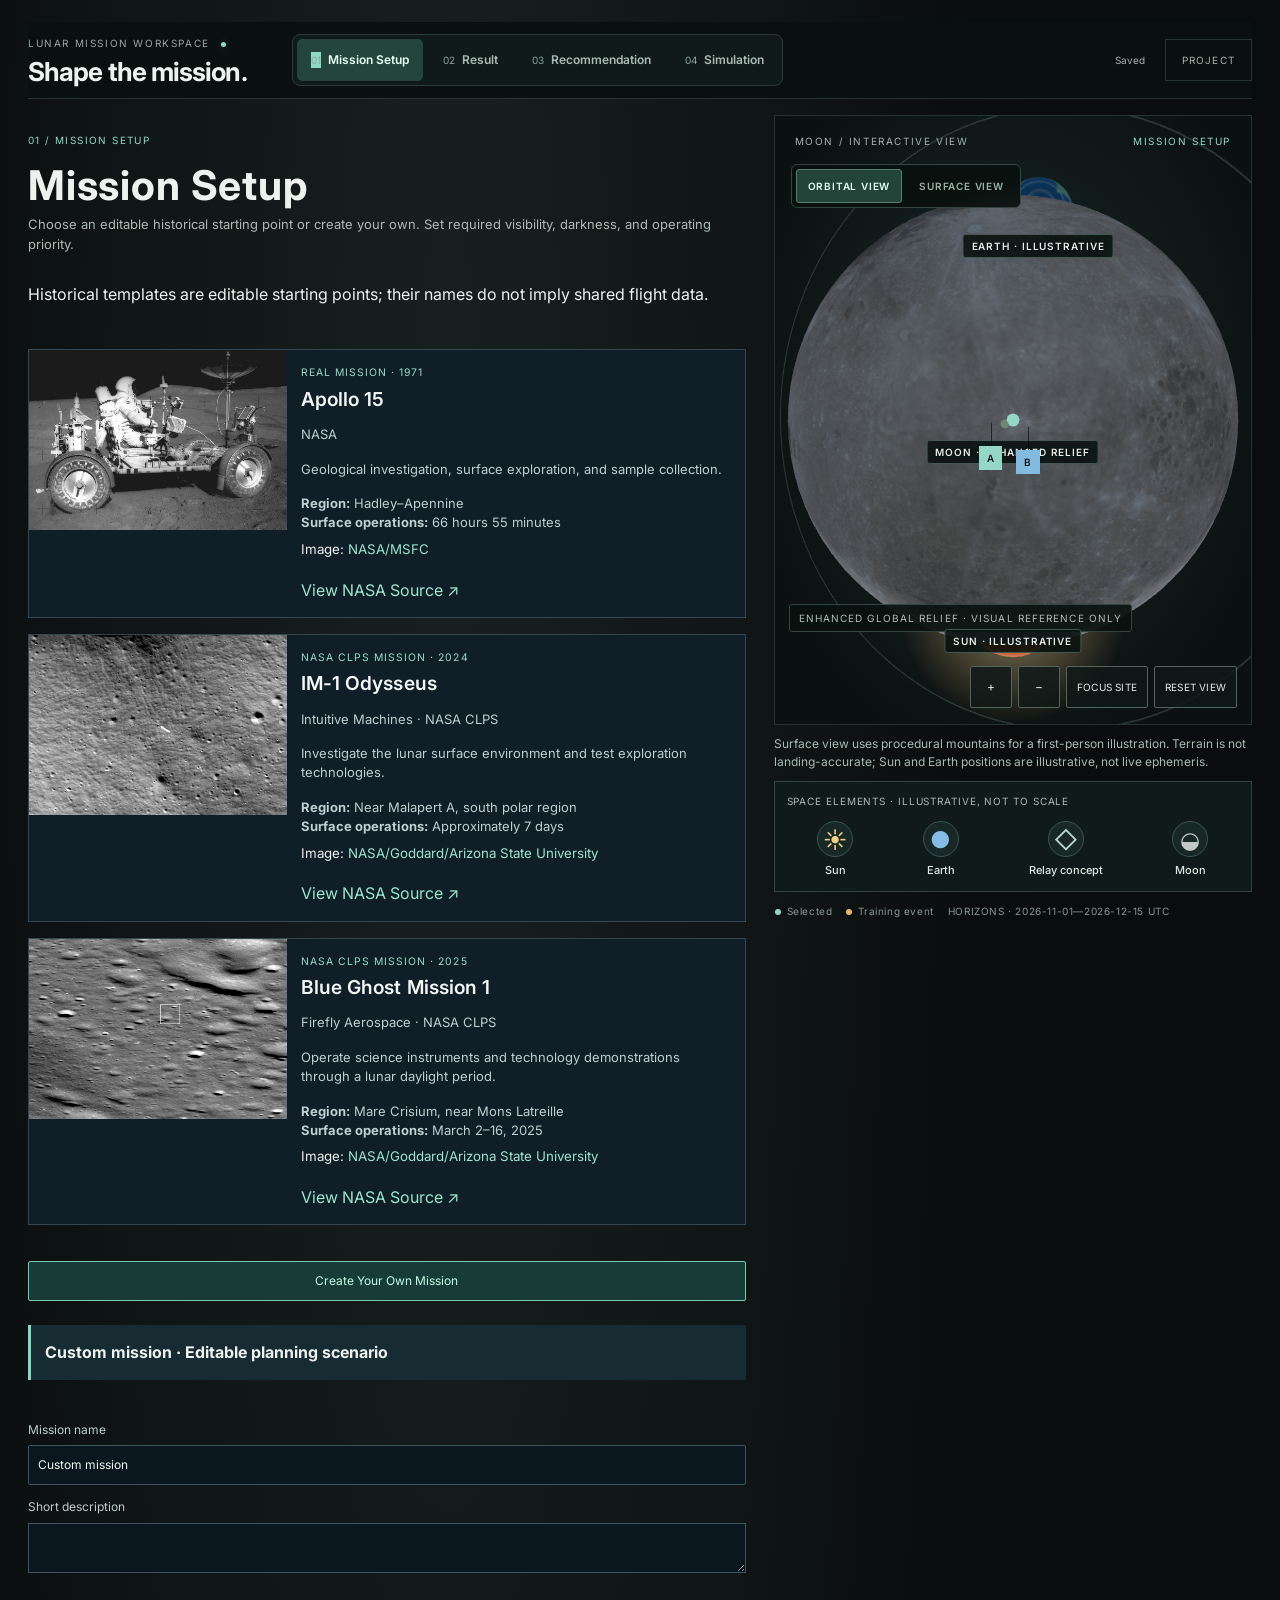
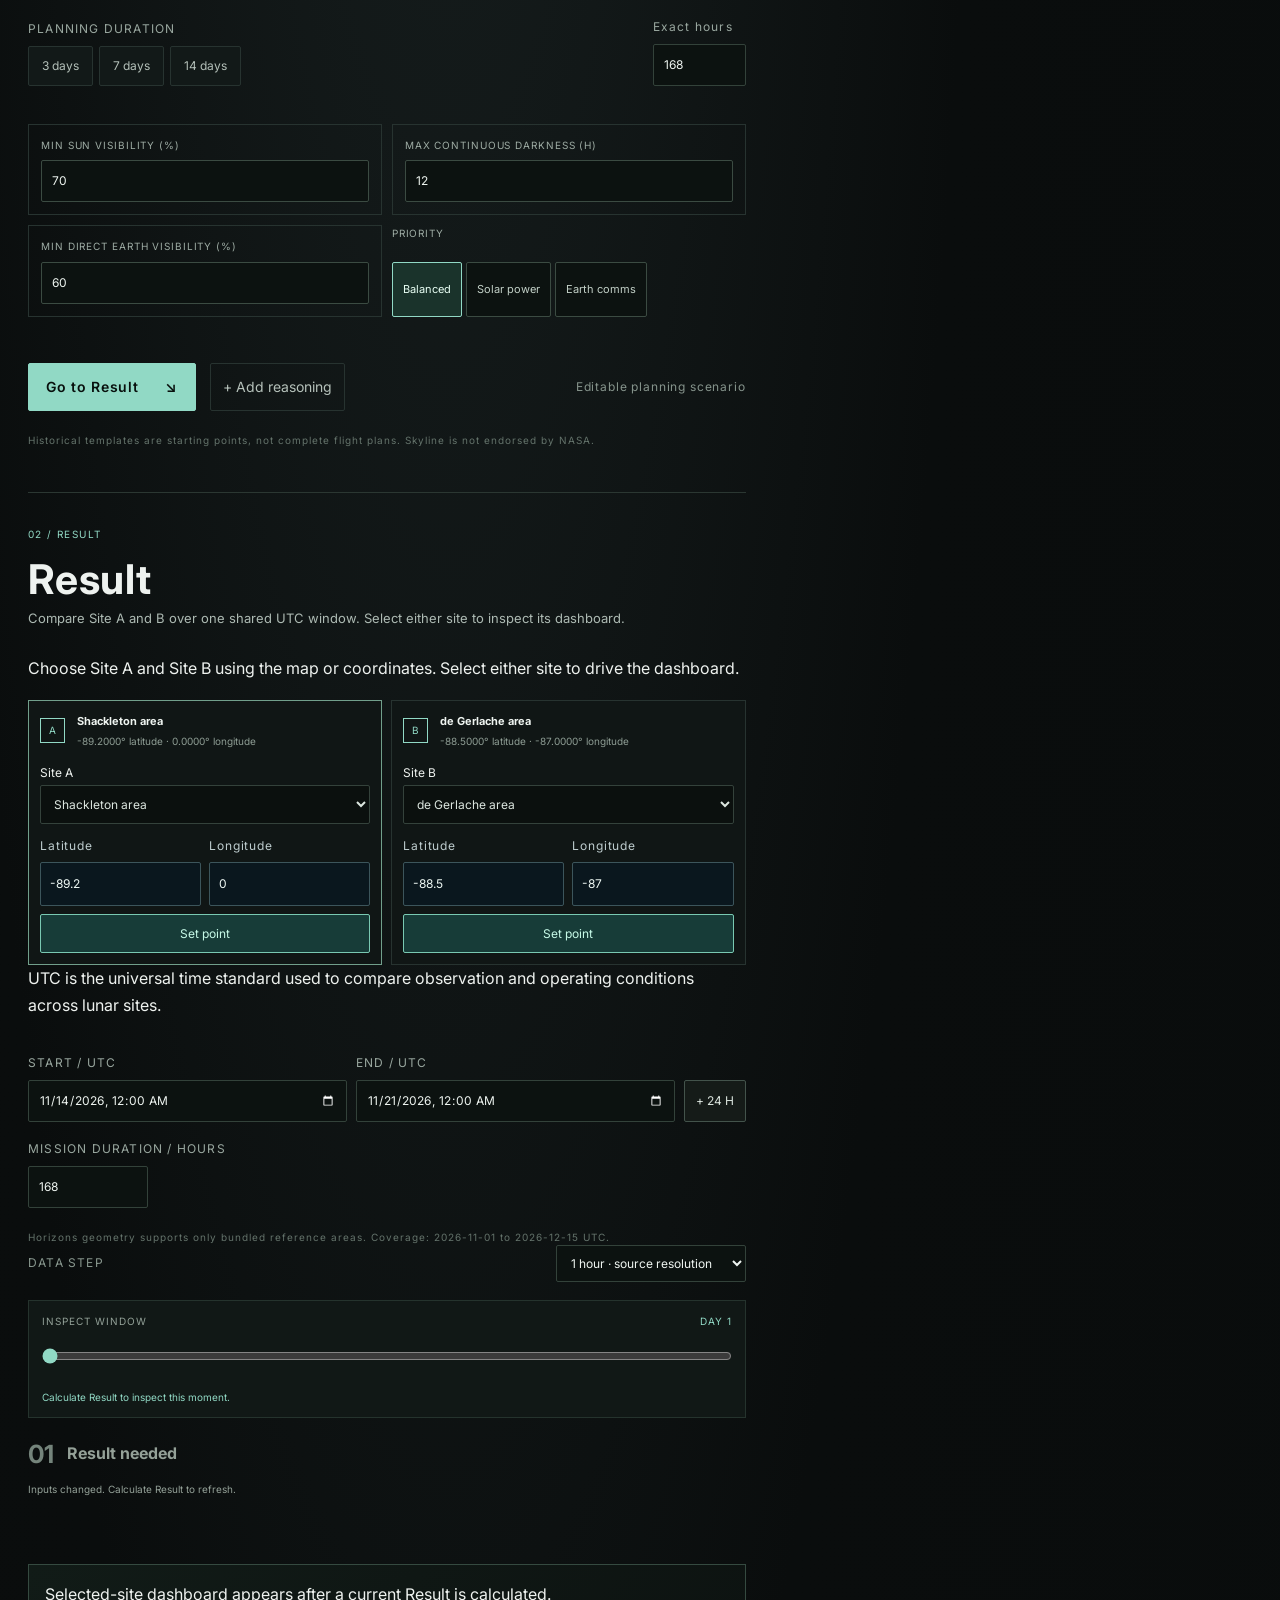
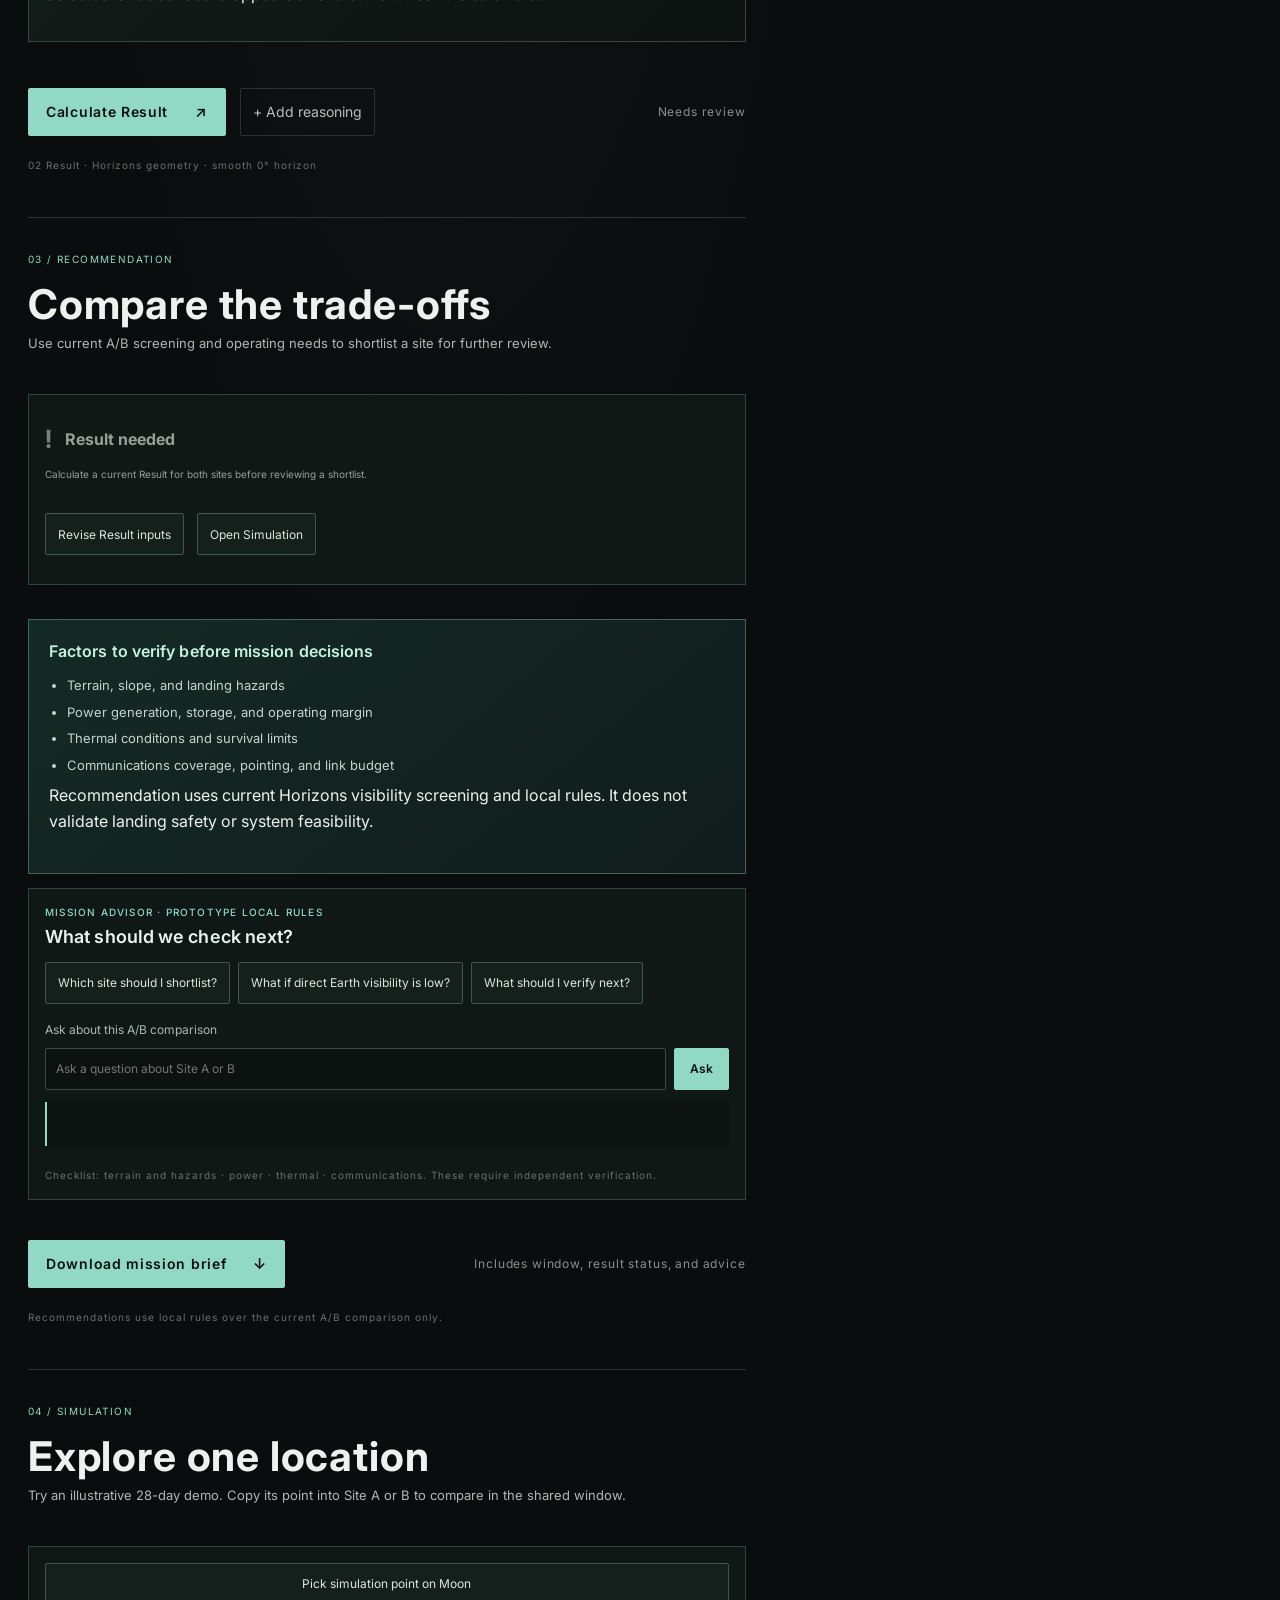
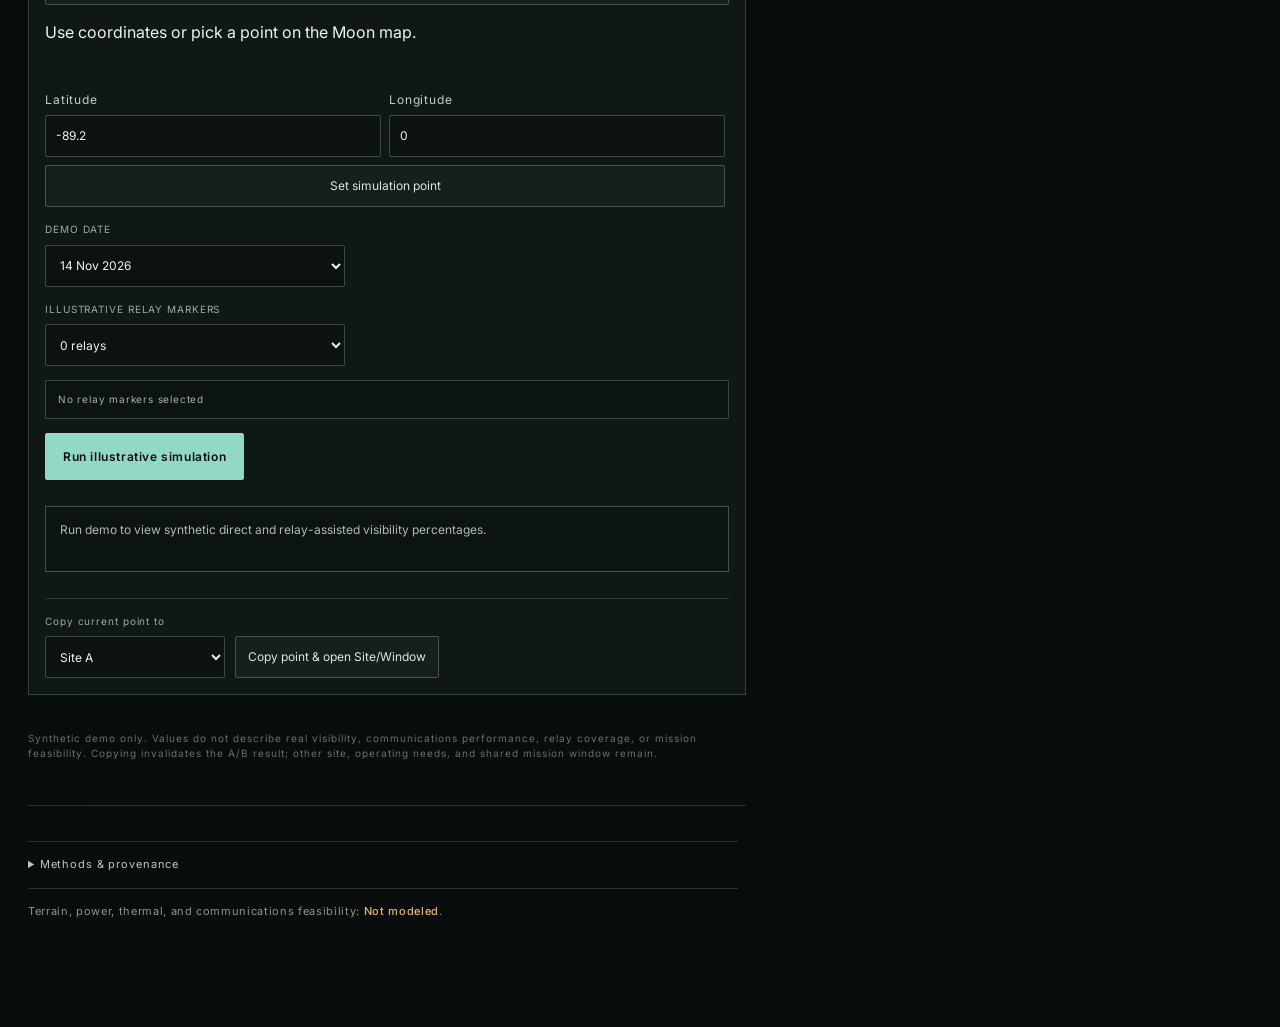
<file: SkyLine/analyze/index.html>
<!doctype html><html lang="en"><head><meta charset="utf-8"><meta name="viewport" content="width=device-width, initial-scale=1"><title>Skyline — Analyze</title><link rel="icon" href="data:,"><link rel="stylesheet" href="styles.css"><link rel="stylesheet" href="workspace.css"><style>.topbar{height:0;min-height:0;padding:0;border:0}.analysis-page{padding-top:0}.page{min-height:100vh}html{scroll-padding-top:var(--workspace-top-height,90px)}</style><script type="importmap">{"imports":{"three":"./assets/three/three.module.js"}}</script></head><body><a class="skip-link" href="#missionWorkspace">Skip to mission workspace</a><header class="topbar" aria-hidden="true"></header><main id="main"><section id="analyzePage" class="page analysis-page" aria-label="Mission planning workspace"><div id="missionWorkspace" class="mission-workspace"></div></section></main><script type="module" src="workspace.js"></script></body></html>
</file>
<file: SkyLine/analyze/styles.css>
@font-face{font-family:Barlow;src:url('assets/fonts/Barlow-Regular.ttf') format('truetype');font-weight:400;font-display:swap}@font-face{font-family:Barlow;src:url('assets/fonts/Barlow-Medium.ttf') format('truetype');font-weight:500 700;font-display:swap}@font-face{font-family:'Barlow Condensed';src:url('assets/fonts/BarlowCondensed-SemiBold.ttf') format('truetype');font-weight:600;font-display:swap}@font-face{font-family:'Barlow Condensed';src:url('assets/fonts/BarlowCondensed-Bold.ttf') format('truetype');font-weight:700 900;font-display:swap}
:root{color-scheme:dark;--bg:#000;--panel:#101112;--line:#343638;--text:#f0f0fa;--muted:#a7a9ae;--mint:#94d7c7;--sun:#e4bd74;--earth:#83bbdf;--font:Barlow,Arial,sans-serif}*{box-sizing:border-box}html{scroll-behavior:smooth;scroll-padding-top:100px}body{margin:0;background:var(--bg);color:var(--text);font:16px/1.65 var(--font);-webkit-font-smoothing:antialiased}button,input,select{font:inherit}button,a,input,select,summary{-webkit-tap-highlight-color:transparent}button,a,summary{touch-action:manipulation}button,select,summary{cursor:pointer}button{color:inherit}a{color:inherit;text-decoration:none}p{margin:0 0 18px}h1,h2,h3{font-family:'Barlow Condensed',Arial,sans-serif;font-weight:600;line-height:1;letter-spacing:.005em;margin:0 0 24px}h2{font-size:clamp(42px,4.5vw,66px)}h3{font-size:clamp(34px,3.8vw,52px)}button{border:0}button:disabled{cursor:wait;opacity:.55}a:focus-visible,button:focus-visible,input:focus-visible,select:focus-visible,summary:focus-visible,canvas:focus-visible{outline:2px solid var(--mint);outline-offset:5px}.hidden,[hidden]{display:none!important}.skip-link{position:fixed;left:20px;top:-80px;z-index:200;background:white;color:black;padding:12px}.skip-link:focus{top:12px}.text-button{background:none;border:0;padding:8px 0;font-size:11px;letter-spacing:.09em;font-weight:500;white-space:nowrap}.text-button:hover{color:var(--mint)}.eyebrow,.field-label{font-size:10px;font-weight:500;letter-spacing:.17em;line-height:1.5}.eyebrow{color:var(--muted);margin-bottom:19px}.section{width:calc(100% - 120px);max-width:1320px;margin:0 auto}.topbar{position:fixed;top:0;left:0;right:0;height:88px;display:flex;align-items:center;justify-content:space-between;padding:0 52px;gap:28px;background:rgba(0,0,0,.92);z-index:50;border-bottom:1px solid rgba(255,255,255,.08)}.brand{display:flex;align-items:center;gap:13px;flex-shrink:0}.brand-name{font-size:24px;line-height:1.1;letter-spacing:.22em;font-weight:600}.brand-name small{display:block;font-size:7px;letter-spacing:.24em;margin-top:7px;font-weight:400}.brand-symbol{width:36px;height:36px;border:1.5px solid #d8f4ed;border-radius:50%;position:relative;overflow:hidden;display:block;transform:rotate(-17deg)}.brand-horizon{position:absolute;width:44px;height:20px;top:21px;left:-5px;border:1px solid var(--mint);border-radius:100% 100% 0 0;transform:rotate(-8deg)}.brand-orb{position:absolute;right:6px;top:6px;width:8px;height:8px;border-radius:50%;background:var(--mint)}.topbar nav{display:flex;align-items:center;gap:35px}.topbar nav a,.topbar nav button{font-size:11px;letter-spacing:.1em;padding:12px 0;position:relative}.topbar nav [aria-current=page]:after{content:'';height:1px;background:white;position:absolute;bottom:3px;left:0;right:0}.header-note{font-size:9px;letter-spacing:.13em;text-align:right;color:#c1c2c6}.header-note span{display:block;font-size:8px;color:#7c7e83;letter-spacing:.15em}.button{border:1px solid #9d9fa4;background:transparent;display:inline-flex;align-items:center;justify-content:center;min-height:54px;min-width:185px;padding:16px 24px;font-size:11px;font-weight:500;letter-spacing:.12em;transition:background .18s,color .18s,border-color .18s}.button:hover{background:var(--text);border-color:var(--text);color:#000}.button-white{background:var(--text);border-color:var(--text);color:black}.button-white:hover{background:transparent;color:var(--text)}.button.small{min-height:43px;min-width:130px;padding:12px 18px;font-size:10px}.full{width:100%}.hero{height:100svh;min-height:720px;max-height:1150px;position:relative;overflow:hidden;isolation:isolate}.hero-scene{position:absolute;inset:0;z-index:-1}.scene-host canvas{display:block;width:100%;height:100%}.hero-content{position:absolute;left:24px;right:24px;top:50%;transform:translateY(-36%);text-align:center;text-shadow:0 2px 30px #000}.hero-content .eyebrow{font-size:11px;letter-spacing:.28em;color:#d0d1d4;margin-bottom:14px}.hero h1{font-size:clamp(110px,15vw,218px);font-weight:700;letter-spacing:.035em;line-height:.88;margin:0 0 24px}.hero h2{font:500 clamp(16px,1.6vw,23px)/1.3 var(--font);letter-spacing:.1em;margin:0 0 17px}.hero-description{font-size:15px;max-width:470px;line-height:1.65;margin:0 auto 30px;color:#dcdee1}.hero-actions{display:flex;gap:14px;justify-content:center}.hero-footer{position:absolute;bottom:25px;left:52px;right:52px;display:flex;justify-content:space-between;align-items:center;gap:20px;font-size:9px;letter-spacing:.12em;color:#b6b9bd}.hero-footer .text-button{font-size:9px}.scene-message{position:absolute;top:24%;left:20px;right:20px;text-align:center;color:var(--muted);font-size:12px}.scene-message.error{padding:12px;background:#151515;border:1px solid var(--line);z-index:5}.explore-section{padding-top:115px;padding-bottom:110px}.section-heading{display:flex;justify-content:space-between;align-items:flex-end;gap:60px;margin-bottom:46px}.section-heading h2{margin:0}.section-heading>p{color:var(--muted);max-width:340px;font-size:14px;margin:0}.preset-list{display:grid;grid-template-columns:repeat(3,1fr);border-top:1px solid var(--line);border-bottom:1px solid var(--line);margin-bottom:28px}.preset-option{position:relative;text-align:left;padding:21px 18px;background:transparent;border-right:1px solid var(--line);color:#a7a9ad;display:flex;gap:19px;align-items:center;min-width:0}.preset-option:last-child{border-right:0}.preset-option>span{font-size:11px;color:#808389}.preset-option strong{font-weight:500;font-size:16px}.preset-option.active{color:#fff;background:#111312}.preset-option.active:after{content:'';position:absolute;bottom:-1px;height:2px;background:var(--mint);left:0;right:0}.preset-option:hover{background:#141515}.explore-detail{display:grid;grid-template-columns:1.45fr 1fr;gap:0;border-bottom:1px solid var(--line)}.surface-image{min-height:510px;overflow:hidden;position:relative;background:#171819}.surface-image img{width:100%;height:100%;position:absolute;object-fit:cover;object-position:50% 58%;filter:brightness(.6);transform:scale(1.3)}.image-caption{position:absolute;left:28px;bottom:22px;font-size:9px;letter-spacing:.12em;color:#d0d0d3}.explore-readout{padding:26px 0 34px 48px}.explore-readout h3{font-size:40px;margin:0 0 12px}.explore-readout>p:not(.eyebrow):not(.demo-label){font-size:14px;color:var(--muted)}.field-label{display:block;color:#b9bbc0;margin-bottom:8px}select,input[type=number]{width:100%;border:1px solid #494c50;background:#111214;color:white;border-radius:0;min-height:44px;padding:10px 12px;font-size:13px}select{padding-right:8px}.explore-stats{display:grid;grid-template-columns:1fr 1fr;gap:25px;margin:28px 0 24px}.explore-stats span{display:block;font-size:9px;letter-spacing:.15em;color:#b6b8bc}.explore-stats strong{display:block;font:600 48px/1.4 'Barlow Condensed',sans-serif}.track{height:3px;background:#313338}.track i{height:100%;display:block;width:0;background:var(--mint);transition:width .2s}.track.sun i{background:var(--sun)}.track.earth i{background:var(--earth)}.demo-label{font-size:9px;letter-spacing:.1em;color:#c5bca9;line-height:1.65}.learning-section{padding-top:40px}.learning-section>h2{margin-bottom:70px}.learning-row{display:grid;grid-template-columns:1.2fr 1fr;gap:85px;align-items:center;margin-bottom:110px}.learning-row.reverse .learning-visual{order:2}.learning-row.reverse{grid-template-columns:1fr 1.2fr}.learning-visual{height:310px;overflow:hidden;background:#13171b}.learning-visual img{width:100%;height:100%;object-fit:cover;filter:saturate(.6)}.learning-copy>p:not(.eyebrow){max-width:420px;color:var(--muted);font-size:14px}.learning-copy h3{margin-bottom:22px}.learning-copy .science-note{font-size:10px!important;color:#c6c8cd!important;letter-spacing:.1em;margin:26px 0 0}.bridge{padding:75px 0 130px;text-align:center}.bridge h2{font-size:clamp(52px,7vw,96px);margin-bottom:25px}.bridge>p:not(.eyebrow){color:var(--muted);font-size:15px;margin-bottom:30px}.analysis-page{padding-top:88px}.analysis-intro{padding:60px 0 35px;display:flex;justify-content:space-between;gap:25px;align-items:flex-end}.analysis-intro h1{font-size:clamp(42px,4.4vw,64px);margin:0 0 17px}.analysis-intro>div>p:last-child{color:var(--muted);font-size:14px;margin:0}.analysis-intro>.demo-label{margin-bottom:0;text-align:right}.analysis-toolbar{display:flex;align-items:center;gap:20px;padding:24px 0;border-top:1px solid var(--line)}.analysis-toolbar>div:first-child{flex:1}.analysis-toolbar p{font-size:13px;color:var(--muted);margin:6px 0 0}.toolbar-input{width:210px}.analysis-toolbar .button{align-self:flex-end}.location-workspace{display:grid;grid-template-columns:minmax(0,1.75fr) minmax(310px,1fr);border:1px solid var(--line)}.analysis-scene-wrapper{position:relative;min-width:0;background:#040506;overflow:hidden}.analysis-scene{height:410px;position:relative;touch-action:none}.analysis-scene canvas{cursor:crosshair}.scene-topline{display:flex;justify-content:space-between;padding:19px 23px 0;gap:16px;font-size:8px;letter-spacing:.12em;color:#a8aaaf}.scene-topline span:last-child{color:var(--mint)}.globe-actions{display:flex;justify-content:center;gap:30px}.globe-actions button{font-size:9px}.globe-hint,.globe-disclaimer{text-align:center;font-size:8px;letter-spacing:.07em;color:#b1b5b9;margin:8px 20px}.globe-disclaimer{font-size:10px;letter-spacing:0;color:#85898e;margin-bottom:20px}.marker-label{position:absolute;pointer-events:none;font:500 10px/1.2 var(--font);letter-spacing:.08em;padding:6px 8px;color:#000;background:var(--mint);z-index:3;white-space:nowrap}.marker-label[data-marker=b]{background:var(--earth)}.marker-label:before{content:'';display:block;width:1px;height:23px;background:currentColor;position:absolute;bottom:100%;left:50%;opacity:.6}.location-controls{border-left:1px solid var(--line);min-width:0;background:#101112}.candidate-tabs{display:grid;grid-template-columns:1fr 1fr}.candidate-tab{background:transparent;padding:19px 17px;text-align:left;border-bottom:1px solid var(--line);min-width:0;color:#a3a6ad;border-right:1px solid var(--line)}.candidate-tab:last-child{border-right:0}.candidate-tab span{display:block;letter-spacing:.1em;font-size:9px;margin-bottom:7px}.candidate-tab strong{font-size:13px;font-weight:500;display:block;overflow-wrap:anywhere}.candidate-tab.active{background:#181d1c;border-bottom:2px solid var(--mint);color:#e4f6f0}.candidate-editor{padding:24px}.candidate-editor>.eyebrow{font-size:9px;color:var(--mint)}.location-kind{font-size:10px;color:#b6ad99;margin:7px 0 22px}.coordinate-inputs{display:grid;grid-template-columns:1fr 1fr;gap:12px}.coordinate-inputs label{font-size:9px;letter-spacing:.07em}.coordinate-hint{color:#92969b;font-size:10px;margin:8px 0 17px}.selection-status{font-size:12px;line-height:1.5;color:var(--mint);min-height:36px;margin:16px 0}.control-note{font-size:11px;line-height:1.6;color:#999da3;margin:0}.results-heading{display:flex;justify-content:space-between;align-items:center;gap:20px;margin:35px 0 15px}.results-heading p{margin:0}.metric-grid{display:grid;grid-template-columns:repeat(4,minmax(0,1fr));border-top:1px solid var(--line);border-bottom:1px solid var(--line)}.metric-card{padding:26px 22px;border-right:1px solid var(--line);min-width:0}.metric-card:first-child{padding-left:0}.metric-card:last-child{border-right:0}.metric-label{font-size:9px;letter-spacing:.12em;color:#aeb0b4;min-height:20px}.metric-values{display:flex;align-items:baseline;gap:11px;margin:16px 0 15px;font:600 44px/1 'Barlow Condensed',sans-serif}.metric-values small{font:400 11px var(--font);color:#96999e}.metric-values .unit{font:400 20px 'Barlow Condensed',sans-serif;margin-left:2px}.metric-caption{font-size:10px;color:#9b9fa5;margin:0}.metric-a{color:var(--mint)}.metric-b{color:var(--earth)}.metric-candidates{font-size:9px;color:#9b9fa5;letter-spacing:.06em;margin-top:14px}.metric-candidates span{margin-right:13px}.analysis-panels{display:grid;grid-template-columns:1.65fr 1fr;gap:22px;margin-top:32px}.panel{border:1px solid var(--line);padding:30px;min-width:0;background:#0a0b0c}.panel h2{font-size:30px;margin-bottom:12px}.panel .eyebrow{font-size:9px;margin-bottom:13px}.panel-description,.assumptions-panel>p:not(.eyebrow):not(.demo-label){font-size:12px;line-height:1.65;color:var(--muted)}.panel-heading{display:flex;justify-content:space-between;align-items:center;gap:20px}.chart-legend{display:flex;gap:13px;font-size:10px}.chart-legend span:before{content:'';display:inline-block;width:6px;height:6px;margin-right:6px;background:var(--sun)}.chart-legend .earth-key:before{background:var(--earth)}.timeline-ruler{margin:22px 0 10px 39px;display:flex;justify-content:space-between;font-size:8px;color:#94999f;letter-spacing:.06em}.timeline-block{margin-bottom:20px}.timeline-name{display:flex;align-items:center;gap:8px;font-size:11px;margin-bottom:12px}.candidate-badge{padding:1px 6px;color:#000;background:var(--mint);font-size:9px;font-weight:500}.candidate-badge.b{background:var(--earth)}.strip-row{display:flex;align-items:center;gap:10px;margin-top:6px}.strip-row>span{font-size:10px;width:30px;color:#b6bac0;flex-shrink:0}.visibility-strip{display:grid;grid-template-columns:repeat(28,minmax(0,1fr));gap:2px;flex:1;height:14px}.visibility-strip i{background:#282b2e;display:block}.visibility-strip .on{background:var(--sun)}.earth-strip .on{background:var(--earth)}.visibility-strip i.selected{outline:1px solid white;outline-offset:1px;position:relative;z-index:1}.time-scrub{border-top:1px solid var(--line);padding-top:20px;margin-top:24px}.time-scrub label{font-size:9px;letter-spacing:.1em;display:flex;justify-content:space-between}.time-scrub strong{color:var(--mint);font-weight:500}input[type=range]{accent-color:var(--mint);width:100%;margin:18px 0}.moment-states{display:flex;gap:20px;flex-wrap:wrap}.moment-states p{font-size:10px;color:#b8bdc2;margin:0}.skyline-viz{background:#12171c;margin:27px 0 20px;overflow:hidden}.skyline-viz svg{display:block;width:100%;height:auto}.method-note{border-left:1px solid #85888d;padding-left:15px;font-size:11px;color:#a7acb1;line-height:1.7;margin:0}.analysis-bottom{display:grid;grid-template-columns:1fr 1fr;gap:22px;margin-top:22px}.relay-toggle{display:flex;border:1px solid #56585c;margin:27px 0 25px}.relay-toggle button{flex:1;min-height:45px;font-size:10px;letter-spacing:.04em;background:transparent;border-right:1px solid #56585c;color:#c4c6cb;padding:9px 5px}.relay-toggle button:last-child{border:0}.relay-toggle .active{background:#e5e5e9;color:#000}.relay-result{display:flex;justify-content:space-between;align-items:center;gap:15px}.relay-result span{font-size:9px;letter-spacing:.08em;color:#c0c2c8}.relay-result strong{font:600 43px 'Barlow Condensed',sans-serif}.relay-track{margin:12px 0 18px}.assumptions-panel details{border-top:1px solid var(--line);border-bottom:1px solid var(--line);margin:25px 0}.assumptions-panel summary{padding:17px 0;letter-spacing:.1em;font-size:10px}.assumptions-panel details p{font-size:11px;color:#adafb4}.assumptions-panel details div{padding-bottom:10px}.back-link{margin:38px 0 55px}.footer{border-top:1px solid var(--line);padding:35px 52px;display:flex;justify-content:space-between;gap:25px;align-items:center;font-size:8px;letter-spacing:.09em;color:#92969b}.footer-brand{font-size:18px;letter-spacing:.16em;color:#dce0e4;font-weight:500}.footer a:last-child:hover{text-decoration:underline}dialog{color:var(--text);background:#101112;border:1px solid #484b4e;padding:50px;max-width:570px;width:calc(100% - 36px);max-height:85svh}dialog::backdrop{background:rgba(0,0,0,.84)}dialog h2{font-size:40px}dialog>p{font-size:14px;color:#b4b7bc}dialog .modal-warning{border-left:2px solid var(--sun);padding-left:18px;font-size:12px;color:#d6cdbb}dialog .asset-credit{font-size:10px;color:#898f95}.close-guide{display:block;margin:0 0 30px auto}.reveal{opacity:0;transform:translateY(16px);transition:opacity .5s,transform .5s}.reveal.visible{opacity:1;transform:none}
@media(min-width:1600px){.hero-content{transform:translateY(-30%)}.hero h1{font-size:235px}}
@media(max-width:1100px){.topbar{padding:0 28px}.header-note{display:none}.section{width:calc(100% - 64px)}.hero-footer{left:28px;right:28px}.hero-footer>span:nth-child(2){display:none}.section-heading{gap:35px}.section-heading h2{font-size:48px}.section-heading>p{max-width:270px}.learning-row,.learning-row.reverse{gap:42px}.explore-readout{padding-left:30px}.location-workspace{grid-template-columns:minmax(0,1.4fr) minmax(300px,1fr)}.metric-card{padding:24px 15px}.metric-values{font-size:36px;gap:7px}.panel{padding:23px}.panel h2{font-size:27px}.analysis-panels{grid-template-columns:1.4fr 1fr}.scene-topline{flex-direction:column;gap:5px}.analysis-scene{height:390px}.globe-actions{gap:20px}.footer{padding:30px 28px;flex-wrap:wrap}}
@media(max-width:800px){.topbar{height:76px;padding:0 22px}.topbar nav{gap:22px}.brand-name{font-size:20px}.brand-name small{font-size:6px}.brand-symbol{width:30px;height:30px}.section{width:calc(100% - 44px)}.hero{min-height:680px}.hero h1{font-size:clamp(104px,18vw,150px)}.hero-content{transform:translateY(-23%)}.hero-content .eyebrow{font-size:9px}.hero h2{font-size:17px}.hero-footer{left:22px;right:22px}.section-heading{align-items:flex-start;flex-direction:column;gap:24px}.section-heading>p{max-width:450px}.explore-section{padding-top:75px;padding-bottom:75px}.explore-detail{grid-template-columns:1fr 1fr}.surface-image{min-height:470px}.explore-readout{padding-left:25px}.explore-readout h3{font-size:34px}.explore-stats{gap:17px}.preset-option{gap:12px;padding:18px 12px}.preset-option strong{font-size:14px}.learning-row,.learning-row.reverse{gap:30px;margin-bottom:75px}.learning-visual{height:270px}.learning-copy h3{font-size:37px}.analysis-page{padding-top:76px}.analysis-intro{padding-top:40px}.analysis-intro h1{font-size:43px}.analysis-intro>.demo-label{font-size:8px}.location-workspace{grid-template-columns:1fr}.analysis-scene{height:390px}.scene-topline{flex-direction:row}.location-controls{border-left:0;border-top:1px solid var(--line)}.candidate-editor{display:grid;grid-template-columns:1fr 1.2fr;column-gap:30px;padding:25px}.candidate-editor>.eyebrow,.candidate-editor>label,.candidate-editor>select,.candidate-editor>.location-kind{grid-column:1}.candidate-editor>form{grid-column:2;grid-row:1/6}.candidate-editor>.selection-status,.candidate-editor>.control-note{grid-column:1/-1}.candidate-editor>.selection-status{min-height:0;margin-bottom:12px}.analysis-panels{grid-template-columns:1fr}.metric-card{padding:22px 12px}.metric-values{font-size:32px}.metric-values .unit{font-size:16px}.metric-label{font-size:8px}.analysis-bottom{grid-template-columns:1fr 1fr;gap:16px}.panel h2{font-size:26px}.panel-heading h2{font-size:30px}.bridge{padding-top:40px;padding-bottom:85px}.footer{font-size:7px}}
@media(max-width:540px){.topbar{height:72px;padding:0 17px;gap:14px}.brand{gap:9px}.brand-name{font-size:18px;letter-spacing:.14em}.brand-name small{display:none}.brand-symbol{width:27px;height:27px}.brand-orb{width:6px;height:6px;right:4px;top:4px}.brand-horizon{top:16px}.topbar nav{gap:16px}.topbar nav a,.topbar nav button{font-size:9px;letter-spacing:.06em}.section{width:calc(100% - 36px)}.hero{min-height:660px;max-height:950px}.hero-content{left:18px;right:18px;top:51%;transform:translateY(-25%)}.hero h1{font-size:clamp(85px,23vw,123px);letter-spacing:.02em;margin-bottom:21px}.hero-content .eyebrow{font-size:7px;letter-spacing:.2em}.hero h2{font-size:12px;letter-spacing:.09em;margin-bottom:18px}.hero-description{font-size:13px;max-width:295px;margin-bottom:24px}.hero-actions{gap:10px;flex-wrap:wrap}.hero-actions .button{font-size:9px;padding:13px 14px;min-width:150px;min-height:47px}.hero-footer{left:18px;right:18px;bottom:16px;font-size:7px;gap:12px}.hero-footer .text-button{font-size:7px}.section-heading h2,.learning-section>h2{font-size:40px}.section-heading>p{font-size:13px}.preset-option{padding:16px 8px;gap:9px;flex-direction:column;align-items:flex-start}.preset-option strong{font-size:12px;line-height:1.3}.preset-option>span{font-size:9px}.explore-detail{grid-template-columns:1fr}.surface-image{min-height:245px}.surface-image img{object-position:50% 50%;transform:scale(1)}.image-caption{left:16px;bottom:16px;font-size:7px}.explore-readout{padding:28px 0}.explore-readout h3{font-size:38px}.explore-stats strong{font-size:47px}.demo-label{font-size:8px}.learning-section{padding-top:0}.learning-section>h2{margin-bottom:40px}.learning-row,.learning-row.reverse{grid-template-columns:1fr;gap:25px;margin-bottom:65px}.learning-row.reverse .learning-visual{order:0}.learning-visual{height:240px}.learning-copy h3{font-size:40px}.learning-copy>p:not(.eyebrow){font-size:13px}.learning-copy .eyebrow{font-size:9px}.bridge h2{font-size:53px}.bridge>p:not(.eyebrow){font-size:13px}.analysis-page{padding-top:72px}.analysis-intro{padding:36px 0 25px;flex-direction:column;align-items:flex-start;gap:14px}.analysis-intro h1{font-size:40px}.analysis-intro>div>p:last-child{font-size:12px}.analysis-intro>.demo-label{text-align:left;line-height:1.5}.analysis-intro>.demo-label br{display:none}.analysis-toolbar{flex-wrap:wrap;gap:18px 14px;padding:20px 0}.analysis-toolbar>div:first-child{flex-basis:100%}.toolbar-input{width:auto;flex:1;min-width:0}.analysis-toolbar p{font-size:12px}.analysis-toolbar .button{min-width:112px;padding:11px;font-size:9px}.analysis-scene{height:320px}.scene-topline{padding:17px 15px 0;font-size:7px}.globe-hint{font-size:7px;line-height:1.7;margin-top:10px}.globe-disclaimer{font-size:9px}.candidate-editor{display:block;padding:22px}.candidate-tab{padding:18px 15px}.candidate-editor .selection-status{margin-top:16px}.coordinate-inputs label{font-size:9px}.results-heading{align-items:flex-start;gap:12px}.results-heading .eyebrow{font-size:8px;max-width:180px}.results-heading .demo-label{text-align:right;max-width:100px;font-size:7px}.metric-grid{grid-template-columns:1fr 1fr}.metric-card{padding:22px 15px!important;border-bottom:1px solid var(--line)}.metric-card:nth-child(2){border-right:0}.metric-card:nth-last-child(-n+2){border-bottom:0}.metric-values{font-size:41px;gap:8px}.metric-caption{font-size:9px}.analysis-panels,.analysis-bottom{gap:16px;margin-top:22px}.analysis-bottom{grid-template-columns:1fr}.panel{padding:20px}.panel h2{font-size:28px}.panel-heading{gap:13px;align-items:flex-start}.panel-heading h2{font-size:27px}.chart-legend{font-size:9px;gap:10px;margin-top:3px}.panel .eyebrow{font-size:8px}.panel-description{font-size:11px}.visibility-strip{gap:2px;height:12px}.moment-states{gap:8px}.relay-toggle button{font-size:9px}.footer{display:flex;align-items:flex-start;flex-direction:column;gap:16px;padding:28px 18px}.footer>a:last-child{font-size:7px}dialog{padding:27px}dialog h2{font-size:35px}.close-guide{margin-bottom:20px}.back-link{font-size:10px;margin:28px 0 42px}}
@media(prefers-reduced-motion:reduce){html{scroll-behavior:auto}*,*:before,*:after{transition:none!important;animation:none!important}.reveal{opacity:1;transform:none}}

.hero-scene{filter:brightness(.52)}
/* Explore learning content */
#explorePage .first-visit{padding-top:96px;padding-bottom:24px}
#explorePage .section-heading>p{font-size:16px;line-height:1.75;max-width:390px}
#explorePage .mission-basics{border-bottom:1px solid var(--line)}
#explorePage .mission-basics article{border-top:1px solid var(--line);padding:27px 0;display:grid;grid-template-columns:42px 1fr;gap:25px;align-items:start}
#explorePage .mission-basics article>div{display:grid;grid-template-columns:.85fr 1.3fr;gap:55px}
#explorePage .mission-basics h3{font:500 23px/1.35 var(--font);letter-spacing:0;margin:0}
#explorePage .mission-basics p{font-size:16px;color:#c0c3c8;line-height:1.8;margin:0;max-width:65ch}
#explorePage .lesson-number{font-size:11px;color:var(--mint);letter-spacing:.12em;padding-top:5px}
#explorePage .reading-source{font-size:13px;line-height:1.8;color:var(--muted);margin:22px 0 42px;max-width:90ch}
#explorePage .reading-source a,#explorePage .explore-faq a{color:#d3d5da;text-decoration:underline;text-underline-offset:4px}
#explorePage .quick-start{display:grid;grid-template-columns:1fr auto;gap:45px;align-items:center;padding:35px;background:#101211;border:1px solid #383f3c}
#explorePage .quick-start h3{font:500 27px/1.25 var(--font);letter-spacing:0;margin-bottom:15px}
#explorePage .quick-start p:not(.eyebrow){font-size:16px;line-height:1.8;color:#bcc2bf;max-width:62ch;margin:0}
#explorePage .quick-start .eyebrow{color:var(--mint);font-size:9px;margin-bottom:14px}
#explorePage .quick-start-actions{display:flex;flex-direction:column;align-items:center;gap:15px;max-width:310px}
#explorePage .quick-start-actions .text-button{white-space:normal;max-width:280px;font-size:10px;text-align:center;line-height:1.8}
#explorePage .learning-shortcuts{display:flex;flex-wrap:wrap;gap:12px 32px;margin-top:23px;padding-bottom:15px;border-bottom:1px solid var(--line)}
#explorePage .learning-shortcuts button{padding:12px 0;min-height:44px;font-size:10px;letter-spacing:.1em;color:#bfc3c8;background:transparent}
#explorePage .learning-shortcuts button:hover{color:var(--mint)}
#explorePage .explore-section{padding-top:65px}
#explorePage .explore-readout>p:not(.eyebrow):not(.demo-label){font-size:16px;line-height:1.75}
#explorePage .explore-readout .indicator-explanation{font-size:14px!important;color:#b8bdc3;margin-bottom:24px}
#explorePage .explore-stats span{font-size:10px;letter-spacing:.09em}
#explorePage .plain-result{border-top:1px solid var(--line);padding-top:22px;margin-bottom:23px}
#explorePage .plain-result h4{font-size:10px;line-height:1.6;letter-spacing:.11em;font-weight:500;margin:0 0 13px;color:var(--mint)}
#explorePage .plain-result p{font-size:15px;line-height:1.8;color:#c6cbd0;max-width:62ch;margin-bottom:12px}
#explorePage .plain-result p:last-child{color:#a7adb3;margin-bottom:0}
#explorePage .example-actions{display:flex;align-items:center;flex-wrap:wrap;gap:10px 25px;margin-bottom:24px}
#explorePage .example-actions .text-button{font-size:9px;white-space:normal;text-align:left}
#explorePage .learning-copy>p:not(.eyebrow):not(.science-note){font-size:16px;line-height:1.85;max-width:56ch}
#explorePage .lesson-section,#explorePage .plain-language-section,#explorePage .questions-section{padding-top:35px;padding-bottom:95px}
#explorePage .lesson-section .section-heading>p{max-width:350px}
#explorePage .classroom-steps{list-style:none;padding:0;margin:0;border-top:1px solid var(--line)}
#explorePage .classroom-steps li{display:grid;grid-template-columns:175px .9fr 1.4fr;gap:30px;align-items:start;padding:30px 0;border-bottom:1px solid var(--line)}
#explorePage .lesson-time{font-size:10px;color:var(--mint);line-height:1.9;letter-spacing:.08em;padding-top:3px}
#explorePage .classroom-steps h3{font:500 22px/1.45 var(--font);letter-spacing:0;margin:0}
#explorePage .classroom-steps p{font-size:16px;line-height:1.85;color:#c0c5cb;margin:0;max-width:62ch}
#explorePage .classroom-footer{display:flex;align-items:center;gap:40px;margin:28px 0}
#explorePage .classroom-footer>p{font-size:14px;color:#aeb6bf;line-height:1.8;max-width:60ch;margin:0}
#explorePage .teacher-notes,#explorePage .glossary details,#explorePage .explore-faq details{border-bottom:1px solid var(--line)}
#explorePage .teacher-notes{border-top:1px solid var(--line);margin-top:30px}
#explorePage .teacher-notes summary{padding:22px 0;font-size:11px;line-height:1.8;letter-spacing:.1em}
#explorePage .teacher-notes>div{max-width:80ch;padding:6px 0 18px}
#explorePage .teacher-notes p{font-size:16px;line-height:1.85;color:#bfc6cd}
#explorePage .teacher-notes strong{color:#e0e5e9;font-weight:500}
#explorePage .glossary,#explorePage .explore-faq{border-top:1px solid var(--line)}
#explorePage .glossary summary,#explorePage .explore-faq summary{font-size:18px;font-weight:500;padding:24px 0;line-height:1.55}
#explorePage .glossary p,#explorePage .explore-faq p{font-size:16px;color:#bbc3cc;line-height:1.85;max-width:72ch;margin:0 0 26px;padding-left:19px}
#explorePage .questions-section>h2{margin-bottom:36px}
#explorePage .bridge{padding-top:20px}
@media(max-width:900px){#explorePage .mission-basics article>div{grid-template-columns:1fr;gap:10px}#explorePage .quick-start{grid-template-columns:1fr;gap:26px}#explorePage .quick-start-actions{align-items:flex-start;max-width:none}#explorePage .quick-start-actions .text-button{text-align:left;max-width:none}#explorePage .classroom-steps li{grid-template-columns:145px 1fr;gap:15px 25px}#explorePage .classroom-steps p{grid-column:2}#explorePage .classroom-footer{align-items:flex-start;flex-direction:column;gap:20px}}
@media(max-width:540px){#explorePage .first-visit{padding-top:65px}#explorePage .section-heading>p{font-size:16px}#explorePage .mission-basics article{grid-template-columns:24px 1fr;gap:14px;padding:24px 0}#explorePage .mission-basics h3{font-size:20px}#explorePage .quick-start{padding:25px 20px;gap:24px}#explorePage .quick-start h3{font-size:24px}#explorePage .quick-start-actions .button{min-width:0;width:100%;font-size:10px;padding:15px 12px}#explorePage .learning-shortcuts{gap:5px 22px}#explorePage .learning-shortcuts button{font-size:9px}#explorePage .explore-section{padding-top:40px}#explorePage .example-actions{align-items:flex-start;gap:16px}#explorePage .classroom-steps li{grid-template-columns:1fr;gap:13px;padding:26px 0}#explorePage .classroom-steps p{grid-column:1}#explorePage .classroom-steps h3{font-size:21px}#explorePage .lesson-section,#explorePage .plain-language-section,#explorePage .questions-section{padding-top:10px;padding-bottom:65px}#explorePage .teacher-notes summary{font-size:10px}#explorePage .glossary summary,#explorePage .explore-faq summary{font-size:17px;padding:21px 0}#explorePage .glossary p,#explorePage .explore-faq p{padding-left:0;font-size:16px}}
/* Mission planning workspace */
.planner{padding-top:150px;padding-bottom:70px}.planner-heading{max-width:900px}.planner h1{font-family:'Barlow Condensed',sans-serif;font-size:clamp(44px,6vw,84px);line-height:1;letter-spacing:.01em;margin:18px 0 24px}.planner p{font-size:16px;line-height:1.7;color:#b8bdc4}.planner a{color:#b5e3d5}.model-label{border-left:2px solid #b5e3d5;padding:15px 20px;background:#101316;font-size:12px!important;letter-spacing:.08em;margin:32px 0}.mission-grid{display:grid;grid-template-columns:1fr 1fr;gap:24px}.planner label{display:flex;flex-direction:column;gap:12px;font-size:12px;letter-spacing:.07em;margin:16px 0}.planner input,.planner select{width:100%;min-width:0;min-height:48px;background:#111416;color:#fff;border:1px solid #42484f;padding:12px;font:inherit;color-scheme:dark}.planner fieldset{min-width:0;border:1px solid #343a40;margin:24px 0;padding:24px}.planner legend{padding:0 10px;color:#b5e3d5}.planner fieldset p{font-size:12px}.planner summary,.education-archive>summary{cursor:pointer;padding:22px 0;font-size:13px;letter-spacing:.06em}.planner-actions{display:flex;gap:12px;flex-wrap:wrap;margin:24px 0}.planner h2{font-family:'Barlow Condensed',sans-serif;font-size:36px;line-height:1.1;margin:52px 0 20px}.planner h3{font-size:17px;letter-spacing:.08em}.planner-metrics,#horizonReadout{display:grid;grid-template-columns:1fr 1fr;gap:24px}.planner-metrics article,#horizonReadout article{border-top:1px solid #50555b;padding:24px 0}.planner dl{display:grid;grid-template-columns:1fr auto;gap:18px;font-size:16px}.planner dd{margin:0;font-size:24px}.planner dt{color:#b8bdc4}.planner-timeline{display:grid;grid-template-columns:95px 1fr;gap:20px;align-items:center;margin:20px 0;font-size:12px}.planner-strip{display:flex;height:28px;background:#16191d;overflow:hidden}.planner-strip i{background:#daba73;min-width:0}.planner-strip.earth i{background:#7badd2}.planner input[type=range]{padding:0;accent-color:#b5e3d5}.planner output{display:block;font-variant-numeric:tabular-nums}.elevation-axis{height:28px;position:relative;background:linear-gradient(90deg,#222 50%,#36463f 50%);border-left:1px solid #555;border-right:1px solid #555}.elevation-axis:before{content:'';position:absolute;left:50%;height:100%;border-left:1px solid #fff}.elevation-axis span{position:absolute;transform:translateX(-50%);color:#fff}.methodology{border-top:1px solid #444;margin-top:45px}.education-archive>summary{width:calc(100% - 100px);max-width:1320px;margin:auto;border-top:1px solid #444}.planner :focus-visible{outline:2px solid #b5e3d5;outline-offset:4px}.planner button:disabled{opacity:.4;cursor:not-allowed}@media(max-width:767px){.planner{padding-top:110px}.mission-grid,.planner-metrics,#horizonReadout{grid-template-columns:1fr}.mission-grid{gap:0}.planner fieldset{margin:12px 0;padding:18px}.planner-actions .button{flex:1;font-size:10px;white-space:nowrap}.planner h2{font-size:30px}.education-archive>summary{width:calc(100% - 36px)}.planner-timeline{grid-template-columns:65px 1fr;gap:10px}.planner dl{font-size:14px}.planner dd{font-size:22px}}
.planner-strip i.inspected{outline:2px solid white;outline-offset:-2px;opacity:1!important}.scrubber-label{margin-top:28px!important}
.axis-labels{display:flex;justify-content:space-between;font-size:10px!important;margin:4px 0!important}
</file>
<file: SkyLine/analyze/workspace.css>
@font-face{font-family:BarlowCondensed;src:url('assets/fonts/BarlowCondensed-Bold.ttf') format('truetype');font-weight:700;font-display:swap}
:root{--ws-bg:#090c0c;--ws-panel:#101515;--ws-line:#273330;--ws-text:#eef2ef;--ws-muted:#a6b2ac;--ws-mint:#91d9c5;--ws-amber:#e6b66f}
.topbar{height:64px;min-height:64px;padding:0 32px;position:sticky;top:0;z-index:30;background:#080a0aef;backdrop-filter:blur(12px)}
.brand-symbol{width:36px;height:36px}.brand-name{font-size:18px;letter-spacing:.2em}.brand-name small{font-size:10px}
.analysis-page{padding:0!important;max-width:none!important;overflow:clip}.analysis-page #planner{display:none!important}.analysis-page .education-archive{display:none!important}
.mission-workspace{color:var(--ws-text);max-width:none;padding:22px 28px 80px;background:radial-gradient(ellipse at 35% 8%,#182020 0,#0a0d0d 46%,#090c0c 100%);min-height:calc(100vh - 64px)}
.workspace-top{display:flex;align-items:center;justify-content:space-between;gap:24px;padding:0 0 18px 208px;border-bottom:1px solid var(--ws-line)}.workspace-top h1{font:700 clamp(27px,3vw,42px)/1 BarlowCondensed,var(--font);letter-spacing:.035em;margin:8px 0 0}.micro-label{color:#97a9a1;font-size:10px;letter-spacing:.16em;margin:0}.live-mark{display:inline-block;background:var(--ws-mint);width:5px;height:5px;border-radius:50%;margin-left:7px;box-shadow:0 0 12px #91d9c555}.project-tools{display:flex;gap:20px;align-items:center;color:var(--ws-muted);font-size:10px}.project-menu{position:relative}.project-menu summary{cursor:pointer;list-style:none;border:1px solid var(--ws-line);padding:12px 16px;letter-spacing:.12em}.project-menu summary::-webkit-details-marker{display:none}.project-menu-content{position:absolute;right:0;top:calc(100% + 8px);z-index:20;width:240px;background:#121918;border:1px solid #394641;padding:14px;display:grid;gap:8px;box-shadow:0 16px 45px #0009}.project-menu-content button,.project-menu-content a,.upload-control{min-height:42px;padding:12px;text-align:left;background:transparent;border:1px solid var(--ws-line);color:#dce5df;font:inherit;text-decoration:none;cursor:pointer}.project-menu-content label{font-size:10px}.project-menu-content input{display:block;width:100%;margin-top:6px;min-height:40px;padding:8px;background:#090d0c;border:1px solid var(--ws-line);color:white;font:inherit}.upload-control input{max-width:185px;margin-top:8px}.workspace-layout{display:grid;grid-template-columns:208px minmax(0,1fr);gap:20px}.chapter-rail{position:sticky;top:82px;align-self:start;padding-top:27px}.chapter-rail a{position:relative;display:grid;grid-template-columns:30px 1fr 7px;align-items:center;gap:8px;padding:15px 10px 15px 12px;color:#8e9a94;text-decoration:none;border-left:1px solid #26312d;min-height:55px}.chapter-rail a>span{color:#68766f;font-size:10px}.chapter-rail a strong{font-size:12px;font-weight:500}.chapter-rail a i{width:5px;height:5px;border:1px solid #4a5751;border-radius:50%}.chapter-rail a.active{color:#eff7f2;background:linear-gradient(90deg,#99dbc411,transparent);border-left:2px solid var(--ws-mint)}.chapter-rail a.active>span,.chapter-rail a.active i{color:var(--ws-mint);border-color:var(--ws-mint);background:var(--ws-mint)}.rail-caption{color:#718078;font-size:10px;letter-spacing:.08em;padding:12px}.chapter-picker{display:none}.workspace-body{display:grid;grid-template-columns:minmax(0,1.5fr) minmax(380px,1fr);gap:24px;align-items:start;min-width:0}.scene-column{position:sticky;top:82px;align-self:start;padding-top:25px}.scene-frame{position:relative;height:min(62vh,620px);min-height:410px;background:radial-gradient(ellipse at 50% 45%,#263333 0,#121b1b 46%,#0b1010 82%);border:1px solid #263431;overflow:hidden}.scene-status{position:absolute;top:18px;left:20px;right:20px;z-index:2;display:flex;justify-content:space-between;color:#a3b4ac;font-size:10px;letter-spacing:.16em;pointer-events:none}.scene-status span:last-child{color:var(--ws-mint)}#workspaceScene{position:absolute;inset:0}#workspaceScene canvas{width:100%;height:100%;display:block;touch-action:pan-y}#workspaceScene .scene-message{position:absolute;top:50%;left:24px;color:#acb9b3;font-size:12px}.scene-actions{position:absolute;z-index:2;right:14px;bottom:16px;display:flex;gap:6px}.scene-actions button{min-width:42px;min-height:42px;color:#e3ece6;background:#111918d9;border:1px solid #52645c;font:inherit;font-size:12px}.scene-actions button:last-child{font-size:10px;letter-spacing:.1em;padding:0 12px}.scene-needs{position:absolute;z-index:2;left:20px;bottom:19px;display:flex;gap:6px;flex-wrap:wrap;max-width:46%}.scene-needs span{padding:7px 9px;border:1px solid #91d9c555;color:#b8e7d8;background:#101817dd;font-size:10px;letter-spacing:.1em}.scene-caption{position:absolute;top:50px;left:20px;color:#798982;font-size:10px;letter-spacing:.11em}.source-key{display:flex;gap:14px;flex-wrap:wrap;padding:12px 1px;color:#899790;font-size:10px;letter-spacing:.06em}.source-key span{display:flex;align-items:center;gap:6px}.source-key i{width:6px;height:6px;border-radius:50%}.key-mint{background:var(--ws-mint)}.key-amber{background:var(--ws-amber)}.chapter-content{min-width:0}.mission-chapter{min-height:calc(100vh - 95px);scroll-margin-top:76px;padding:34px 8px 42px 0;border-bottom:1px solid #2b3732;display:flex;flex-direction:column;justify-content:center}.mission-chapter>header{margin-bottom:27px}.mission-chapter>header>p:first-child{font-size:10px;letter-spacing:.14em;color:var(--ws-mint);margin:0 0 16px}.mission-chapter>header>p:first-child span{color:#829189;padding-left:12px}.mission-chapter h2{font:700 clamp(30px,3.2vw,47px)/1.05 BarlowCondensed,var(--font);margin:0 0 8px;letter-spacing:.02em}.mission-chapter>header>p:last-child{color:#adbab3;font-size:13px;line-height:1.5;margin:0}.objective-grid{display:grid;grid-template-columns:repeat(3,minmax(0,1fr));gap:9px}.objective-card{min-height:142px;text-align:left;padding:14px 12px;border:1px solid var(--ws-line);background:#111716;color:var(--ws-text);display:flex;flex-direction:column;align-items:flex-start;gap:9px;cursor:pointer}.objective-card.selected{border-color:#91d9c5;background:linear-gradient(145deg,#16231f,#101514)}.objective-card .card-symbol{font-size:20px;color:var(--ws-mint)}.objective-card strong{font-size:12px;line-height:1.35}.objective-card small{font-size:10px;color:#9daba3;line-height:1.45}.duration-control{display:flex;align-items:end;justify-content:space-between;gap:20px;margin:24px 0 18px}.duration-control label,.window-controls label,.precise-duration{display:flex;flex-direction:column;gap:7px;color:#99a79f;font-size:10px;letter-spacing:.1em}.duration-options{display:flex;gap:6px;margin-top:7px}.duration-options button{min-height:40px;padding:0 13px;background:#121918;border:1px solid var(--ws-line);color:#b4c0b9;font-size:10px}.duration-options button.selected{border-color:var(--ws-mint);color:#e4f6ed}.precise-duration input,.window-controls input,.sampling-control select,.activity-card input,.workspace-drawer textarea,.optional-note textarea{min-height:42px;background:#0c1210;border:1px solid #33423a;color:#eff5f1;padding:9px 10px;font:inherit;font-size:11px;color-scheme:dark;max-width:120px}.constraint-row{display:flex;gap:7px;flex-wrap:wrap}.constraint-row label{min-height:40px;display:flex;align-items:center;gap:8px;border:1px solid var(--ws-line);padding:0 10px;color:#b1bdb5;font-size:10px}.constraint-row input{accent-color:var(--ws-mint);width:15px;height:15px}.chapter-footer{display:flex;align-items:center;gap:14px;flex-wrap:wrap;margin-top:26px}.chapter-footer>span{color:#85938b;font-size:10px;letter-spacing:.07em;margin-left:auto}.primary-action{min-height:47px;padding:0 17px;background:var(--ws-mint);border:1px solid var(--ws-mint);color:#08100d;font:600 10px var(--font);letter-spacing:.05em;cursor:pointer}.primary-action span{margin-left:22px;font-size:15px}.reasoning-trigger,.plan-meta button{min-height:42px;padding:0 12px;background:transparent;border:1px solid var(--ws-line);color:#b5c1ba;font:inherit;font-size:10px;cursor:pointer}.stage-caption{margin:22px 0 0;color:#64736b;font-size:10px;letter-spacing:.1em}.candidate-grid{display:grid;grid-template-columns:1fr 1fr;gap:9px}.candidate-card{border:1px solid var(--ws-line);background:#101615;padding:11px}.candidate-card.selected{border-color:#719f8b}.candidate-pick{display:grid;grid-template-columns:28px 1fr;align-items:center;gap:3px 9px;width:100%;text-align:left;border:0;background:transparent;color:#eef4f0;cursor:pointer;padding:0 0 9px}.candidate-pick>span{grid-row:span 2;width:25px;height:25px;display:grid;place-items:center;border:1px solid #91d9c5;color:var(--ws-mint);font-size:10px}.candidate-pick strong{font-size:11px}.candidate-pick small{font-size:10px;color:#8e9d94}.candidate-card select{width:100%;min-height:39px;padding:7px 9px;background:#0b100e;color:#dce6df;border:1px solid #34423b;font:inherit;font-size:10px}.window-controls{display:grid;grid-template-columns:1fr 1fr auto;align-items:end;gap:9px;margin:17px 0}.window-controls input{max-width:none;width:100%}.window-controls>button{min-height:42px;padding:0 11px;background:#151b18;border:1px solid #43534b;color:#dce6df;font:inherit;font-size:10px;white-space:nowrap}.sampling-control{display:flex;align-items:center;justify-content:space-between;color:#89988f;font-size:10px;letter-spacing:.1em}.sampling-control select{min-height:36px;max-width:190px}.scrub-control{margin:18px 0 8px;padding:12px 13px;background:#111816;border:1px solid #25332d}.scrub-control>div{display:flex;justify-content:space-between;color:#92a097;font-size:10px;letter-spacing:.1em}.scrub-control output{color:var(--ws-mint)}.scrub-control input{width:100%;margin:8px 0 0;accent-color:var(--ws-mint)}.screening-results{min-height:118px}.empty-analysis{display:flex;gap:13px;align-items:center;padding:13px 0;color:#94a198}.empty-analysis span{font:700 25px BarlowCondensed;color:#74847b}.empty-analysis p{font-size:10px;line-height:1.5}.result-heading{display:flex;justify-content:space-between;gap:8px;align-items:center;border-bottom:1px solid var(--ws-line);padding:9px 1px;color:var(--ws-mint);font-size:10px;letter-spacing:.1em}.result-heading strong{color:#b7c3bc;font-weight:400;letter-spacing:0}.candidate-results{display:grid;grid-template-columns:1fr 1fr;gap:10px}.candidate-results article{padding:11px 10px;background:#111715;border:1px solid #2a3731}.result-site{display:flex;align-items:center;gap:8px}.result-site span{width:20px;height:20px;display:grid;place-items:center;color:var(--ws-mint);border:1px solid #5b806d;font-size:10px}.result-site strong{font-size:10px}.metric-pair{display:grid;grid-template-columns:1fr 1fr;gap:8px;margin-top:10px}.metric-pair div{display:flex;flex-direction:column;gap:4px}.metric-pair small{font-size:10px;color:#8f9c94;letter-spacing:.05em}.metric-pair strong{font:700 26px BarlowCondensed;color:#edf3ee}.metric-pair strong i{font:400 11px var(--font);color:#9eada4}.metric-pair span{font-size:10px;color:#a3aea7}.result-caveat{font-size:10px;color:#84938b;line-height:1.5;margin:9px 0}.provenance{color:var(--ws-mint);font-size:10px}.route-strip{display:flex;align-items:center;gap:6px;margin:1px 0 16px}.route-node{padding:8px 9px;border:1px solid #436153;color:#bddbce;font-size:10px;white-space:nowrap}.route-line{height:1px;flex:1;background:repeating-linear-gradient(90deg,#82ba9d 0 4px,transparent 4px 8px)}.route-strip button{min-height:35px;padding:0 8px;color:#c2d1c8;background:transparent;border:1px solid var(--ws-line);font-size:10px;white-space:nowrap}.activity-list{display:grid;gap:8px}.activity-card{position:relative;display:grid;grid-template-columns:14px minmax(90px,1fr) auto 65px 70px;gap:7px;align-items:center;padding:11px 9px;background:#111716;border:1px solid #293630}.activity-card.active{border-color:#648a75}.activity-grip{color:#77877e;cursor:grab}.activity-select{min-width:0;text-align:left;padding:0;background:transparent;border:0;color:#e5ece7;cursor:pointer}.activity-select strong,.activity-select small{display:block}.activity-select strong{font-size:10px}.activity-select small{font-size:10px;color:#8e9c94;margin-top:5px}.activity-controls{display:flex;gap:3px}.activity-controls button{min-height:34px;min-width:33px;padding:0 4px;background:#171e1b;border:1px solid #39473f;color:#b8c7be;font-size:10px}.activity-card>label{display:flex;flex-direction:column;gap:4px;font-size:10px;color:#84948b;letter-spacing:.08em}.activity-card input{min-height:34px;width:100%;max-width:none;padding:4px 6px;font-size:10px}.conflict-status{padding:10px;border:1px solid #3a5748;color:#add5c1;font-size:10px;margin:11px 0}.conflict-status.has-conflict{border-color:#987239;color:#f1c980}.warning-dot,.clear-dot{display:inline-block;width:6px;height:6px;border-radius:50%;background:var(--ws-amber);margin-right:7px}.clear-dot{background:var(--ws-mint)}.plan-meta{display:flex;gap:15px;align-items:center;flex-wrap:wrap;color:#829087;font-size:10px}.plan-meta strong{display:block;margin-top:5px;color:#e3b971;font-weight:500}.training-banner{display:flex;justify-content:space-between;align-items:center;padding:14px;background:linear-gradient(120deg,#17231e,#121716);border:1px solid #34443c}.training-banner span,.training-banner strong{display:block}.training-banner span{font-size:10px;color:var(--ws-mint);letter-spacing:.14em}.training-banner strong{font-size:11px;margin-top:6px}.training-banner button{min-height:36px;padding:0 10px;background:transparent;border:1px solid #46554c;color:#d4e0d8;font-size:10px}.event-list{display:grid;margin-top:11px}.event-card{display:flex;align-items:center;justify-content:space-between;gap:10px;padding:13px 0;border-bottom:1px solid var(--ws-line)}.event-info{min-width:120px}.event-info span,.event-info strong,.event-info small{display:block}.event-info span{color:#7d8d84;font-size:10px;letter-spacing:.13em}.event-info strong{font-size:10px;margin:4px 0}.event-info small{color:#b98d53;font-size:10px}.response-actions{display:flex;justify-content:flex-end;gap:4px;flex-wrap:wrap}.response-actions button{min-height:35px;padding:0 7px;background:#151c19;border:1px solid #3b4941;color:#d1ddd5;font-size:10px;cursor:pointer}.response-actions button:hover{border-color:var(--ws-mint)}.response-result{color:var(--ws-mint);font-size:10px;text-transform:capitalize}.training-readout{display:grid;grid-template-columns:repeat(3,1fr);gap:7px;margin:15px 0}.training-readout>div{padding:10px;background:#111715;border:1px solid #283630}.training-readout span,.training-readout strong{display:block}.training-readout span{font-size:10px;color:#8f9c94;letter-spacing:.06em}.training-readout strong{font-size:11px;margin-top:8px;color:#d6e6dc}.training-log{max-height:80px;overflow:auto;color:#a7b4ac;font-size:10px}.training-log p{padding:6px 0;border-bottom:1px solid #202c26}.debrief-summary{border:1px solid #34423b;background:linear-gradient(145deg,#141b18,#101413)}.debrief-lead{padding:19px;border-bottom:1px solid #2e3c34}.debrief-lead span,.debrief-lead strong{display:block}.debrief-lead span{font-size:10px;color:var(--ws-mint);letter-spacing:.14em}.debrief-lead strong{font:700 27px BarlowCondensed;margin-top:8px}.debrief-lead p{font-size:10px;color:#9eaba3;margin:7px 0 0}.debrief-grid{display:grid;grid-template-columns:1fr 1fr;gap:1px;background:#26332d}.debrief-grid div{background:#101513;padding:13px}.debrief-grid span,.debrief-grid strong{display:block}.debrief-grid span{color:#89978f;font-size:10px;letter-spacing:.1em}.debrief-grid strong{font-size:10px;margin-top:7px}.debrief-events{padding:0 14px}.debrief-events p{display:flex;justify-content:space-between;gap:8px;border-bottom:1px solid #29352f;padding:8px 0;color:#aab7af;font-size:10px}.debrief-events strong{color:#c4e6d6;text-transform:capitalize;font-weight:500}.debrief-gap{padding:0 14px 10px;color:#a1afa6;font-size:10px;line-height:1.55}.optional-note{margin-top:14px;border-bottom:1px solid var(--ws-line)}.optional-note summary{cursor:pointer;color:#b4c3ba;font-size:10px;padding:12px 0}.optional-note label{display:block;color:#8e9b94;font-size:10px;margin:8px 0}.optional-note textarea{max-width:none;width:100%}.workspace-footer{padding:35px 8px 12px 0;color:#89978f}.workspace-footer details{border-top:1px solid var(--ws-line);border-bottom:1px solid var(--ws-line)}.workspace-footer summary{cursor:pointer;padding:14px 0;color:#bcc8c1;font-size:10px;letter-spacing:.08em}.workspace-footer p{max-width:80ch;font-size:10px;line-height:1.65}.workspace-footer a{color:#b5e4d4}.workspace-limits{padding:14px 0;font-size:10px;letter-spacing:.06em}.workspace-limits strong{color:var(--ws-amber);font-weight:500}.workspace-drawer{width:min(440px,calc(100% - 28px));margin:0 0 0 auto;height:100%;max-height:none;border:0;border-left:1px solid #39473f;background:#101715;color:#e4ece7;padding:34px;box-shadow:-22px 0 80px #0009}.workspace-drawer::backdrop{background:#0009}.workspace-drawer .drawer-close{float:right;border:1px solid #45534b;background:transparent;color:#e5ede7;width:42px;height:42px;font-size:22px}.workspace-drawer>p{font-size:10px;color:var(--ws-mint);letter-spacing:.14em}.workspace-drawer h2{font:700 32px BarlowCondensed}.workspace-drawer li,.workspace-drawer>div p{font-size:11px;line-height:1.7;color:#b0bdb5}.workspace-drawer label{display:block;font-size:10px;color:#aab7af}.workspace-drawer textarea{display:block;max-width:none;width:100%;margin-top:8px}.sr-only{position:absolute;width:1px;height:1px;padding:0;margin:-1px;overflow:hidden;clip:rect(0,0,0,0);white-space:nowrap;border:0}
.mission-workspace button:focus-visible,.mission-workspace a:focus-visible,.mission-workspace input:focus-visible,.mission-workspace select:focus-visible,.mission-workspace summary:focus-visible{outline:2px solid var(--ws-mint);outline-offset:3px}.mission-workspace button,.mission-workspace select,.mission-workspace input{border-radius:2px}.mission-workspace button{transition:background-color .18s,border-color .18s,color .18s}.mission-workspace button:hover{border-color:#9ce2ce}.mission-workspace input[type=range]{min-height:38px;touch-action:pan-y}
@media(min-width:1600px){.workspace-body{grid-template-columns:minmax(0,1.6fr) minmax(400px,1fr)}.mission-workspace{padding-inline:42px}.scene-frame{height:min(68vh,700px)}}
@media(max-width:1199px){.workspace-layout{grid-template-columns:170px minmax(0,1fr)}.workspace-top{padding-left:170px}.workspace-body{grid-template-columns:minmax(0,1fr) minmax(350px,1fr);gap:16px}.mission-workspace{padding-inline:18px}.scene-frame{min-height:370px;height:52vh}.activity-card{grid-template-columns:12px minmax(70px,1fr) auto 52px 58px;gap:4px}.activity-controls button{min-width:29px}}
@media(max-width:899px){.workspace-top{padding-left:0}.workspace-layout{display:block}.chapter-rail{display:none}.chapter-picker{display:flex;position:sticky;top:64px;z-index:10;align-items:center;gap:12px;padding:10px 0;background:#0b0f0fee;backdrop-filter:blur(10px);color:#95a49b;font-size:10px;letter-spacing:.12em}.chapter-picker select{flex:1;min-height:42px;background:#121917;border:1px solid #36443d;color:#e8f0ea;padding:0 9px;font:inherit}.workspace-body{grid-template-columns:1fr;gap:0}.scene-column{position:relative;top:auto;padding:0}.scene-frame{height:42vh;min-height:260px;max-height:430px}.scene-status{top:13px;left:14px;right:14px}.scene-caption{top:40px;left:14px}.scene-needs{left:14px;bottom:14px}.chapter-content{display:contents}.mission-chapter{min-height:auto;scroll-margin-top:120px;padding:50px 0 46px;justify-content:flex-start}.workspace-footer{padding-right:0}}
@media(max-width:540px){.topbar{padding:0 16px}.header-note{display:none}.topbar nav{gap:14px}.topbar nav a,.topbar nav button{font-size:10px}.mission-workspace{padding:17px 15px 58px}.workspace-top{align-items:flex-start;padding-bottom:13px}.workspace-top h1{font-size:30px}.project-tools{gap:9px}.project-menu summary{padding:10px;font-size:10px}.project-menu-content{position:fixed;right:12px;top:68px}.chapter-picker{top:64px}.chapter-picker label{font-size:10px}.scene-frame{height:55vh;min-height:380px;max-height:480px}.scene-actions{right:9px;bottom:9px}.scene-actions button{min-width:38px;min-height:38px}.scene-needs{max-width:54%;gap:4px}.scene-needs span{font-size:10px;padding:6px}.source-key{gap:9px;font-size:10px}.mission-chapter{padding:37px 0 34px;scroll-margin-top:114px}.mission-chapter>header{margin-bottom:20px}.mission-chapter h2{font-size:34px}.mission-chapter>header>p:last-child{font-size:12px}.objective-grid{grid-template-columns:1fr;gap:6px}.objective-card{min-height:0;display:grid;grid-template-columns:24px 1fr;gap:4px 8px;padding:10px}.objective-card .card-symbol{grid-row:span 2;font-size:16px}.objective-card strong{font-size:10px}.objective-card small{font-size:10px}.duration-control{align-items:flex-start;flex-direction:column;gap:12px;margin:18px 0 13px}.duration-options button{padding:0 11px;min-height:42px}.precise-duration{width:100%}.precise-duration input{max-width:none;width:100%}.constraint-row{display:grid;grid-template-columns:1fr 1fr}.constraint-row label{font-size:10px;padding:0 7px}.chapter-footer{gap:8px;margin-top:18px}.chapter-footer>span{width:100%;margin:0}.primary-action{flex:1}.reasoning-trigger{font-size:10px}.candidate-grid{gap:6px}.candidate-card{padding:8px}.candidate-pick{grid-template-columns:23px 1fr;gap:3px 6px}.candidate-pick>span{width:21px;height:21px}.candidate-pick strong{font-size:10px}.candidate-pick small{font-size:10px}.candidate-card select{font-size:10px;padding:5px}.window-controls{grid-template-columns:1fr 1fr;gap:7px}.window-controls>button{grid-column:span 2;min-height:39px}.sampling-control{font-size:10px}.sampling-control select{max-width:165px;font-size:10px}.candidate-results{gap:6px}.candidate-results article{padding:8px 7px}.result-site strong{font-size:10px}.metric-pair{gap:4px}.metric-pair small{font-size:10px}.metric-pair strong{font-size:22px}.metric-pair span{font-size:10px}.result-heading{font-size:10px}.result-heading strong{font-size:10px}.route-strip{gap:3px}.route-node{font-size:10px;padding:7px 5px}.route-strip button{font-size:10px;padding:0 5px}.activity-card{grid-template-columns:12px minmax(0,1fr) auto;gap:5px;padding:9px 7px}.activity-controls{grid-column:3;grid-row:1}.activity-card>label{grid-row:2}.activity-card>label:nth-of-type(1){grid-column:2}.activity-card>label:nth-of-type(2){grid-column:3}.activity-select strong{font-size:10px}.activity-select small{font-size:10px}.activity-controls button{min-width:31px;min-height:32px}.event-card{align-items:flex-start;flex-direction:column}.event-info{min-width:0}.response-actions{justify-content:flex-start}.response-actions button{min-height:40px;padding:0 10px}.training-readout>div{padding:8px}.training-readout span{font-size:10px}.training-readout strong{font-size:10px}.workspace-drawer{padding:24px}.debrief-lead strong{font-size:24px}}
@media(prefers-reduced-motion:reduce){.mission-workspace *{scroll-behavior:auto!important;transition:none!important;animation:none!important}}
.scrub-readout{display:block;padding-top:7px;color:#b8c7be;font-size:10px;line-height:1.5;letter-spacing:0}.horizon-strip{display:grid;grid-template-columns:48px minmax(0,1fr);gap:5px 8px;align-items:center;margin:8px 0}.horizon-strip>span{font-size:10px;color:#8d9c93;letter-spacing:.04em}.horizon-strip>div{height:7px;display:flex;background:#222b27;overflow:hidden}.horizon-strip i{display:block;min-width:0;background:#d6b16f;opacity:.27}.horizon-strip i.on{opacity:1}.horizon-strip .earth-strip i{background:#84b8d8;opacity:.25}.horizon-strip .earth-strip i.on{opacity:1}
.commissioning-choice{display:flex;justify-content:space-between;align-items:center;gap:8px;margin-top:10px;padding:10px;background:#101715;border:1px solid #28352e}.commissioning-choice>span{font-size:10px;color:#8e9c94;letter-spacing:.08em}.commissioning-choice>div{display:flex;gap:5px}.commissioning-choice button{min-height:36px;padding:0 12px;background:#151c19;border:1px solid #3c4a42;color:#bdc9c1;font-size:10px}.commissioning-choice button.selected{border-color:var(--ws-mint);color:var(--ws-mint)}.mission-workspace button:disabled{opacity:.4;cursor:not-allowed}.route-strip button{padding-inline:7px}@media(max-width:540px){.commissioning-choice{align-items:flex-start;flex-direction:column}.commissioning-choice button{min-height:40px}}
.mission-library{display:grid;grid-template-columns:repeat(3,minmax(0,1fr));gap:12px;margin:24px 0}.mission-template{border:1px solid #334652;background:#101e27;overflow:hidden}.mission-template img{width:100%;height:160px;object-fit:cover;display:block}.mission-template-body{padding:16px}.mission-template h3{margin:8px 0;color:#f2f6f4;font-size:1.1rem}.mission-template p{font-size:.82rem;line-height:1.45;margin:8px 0;color:#bfced0}.mission-template small{display:block;line-height:1.4}.mission-template a,.historical-reference a{color:#9ce5cf}.mission-badge{font-size:.65rem;letter-spacing:.1em;color:#96dcc9}.template-actions{display:flex;align-items:center;justify-content:space-between;gap:10px;flex-wrap:wrap;margin-top:15px}.template-actions button,.custom-start,.coordinate-inputs button{border:1px solid #79c9b2;background:#173c38;color:#c6f9e7;padding:9px;cursor:pointer}.custom-start{margin:12px 0}.historical-reference{border-left:3px solid #8bd6bf;background:#162b32;padding:14px;margin:12px 0 20px}.historical-reference p{margin:5px 0}.mission-identity{display:grid;gap:12px;margin:20px 0}.mission-identity label,.coordinate-inputs label{display:grid;gap:6px;color:#becdcf;font-size:.8rem}.mission-identity input,.mission-identity textarea,.coordinate-inputs input{width:100%;background:#0a171e;color:#eef8f4;border:1px solid #3c555b;padding:9px}.coordinate-inputs{display:grid;grid-template-columns:1fr 1fr;gap:8px;margin-top:12px}.coordinate-inputs button{grid-column:span 2}.candidate-card select{max-width:100%}@media(max-width:900px){.mission-library{grid-template-columns:1fr}.mission-template{display:grid;grid-template-columns:minmax(120px,35%) 1fr}.mission-template img{height:100%;min-height:180px}}@media(max-width:520px){.mission-template{display:block}.mission-template img{height:175px;min-height:0}}
.mission-library{grid-template-columns:1fr}.mission-template{display:grid;grid-template-columns:minmax(130px,38%) 1fr}.mission-template img{height:100%;min-height:230px}.mission-template[data-selected="true"]{border-color:#a6f0d7;box-shadow:inset 0 0 0 1px #a6f0d7}.mission-template-body{min-width:0}.mission-template h3{font-size:1.2rem}@media(max-width:520px){.mission-template{display:block}.mission-template img{height:190px;min-height:0}}
/* Full-width globe and mission workspace */
@media (min-width:900px){.workspace-body{display:grid;grid-template-columns:minmax(0,1fr);gap:0}.scene-column{position:relative;top:auto;padding-top:25px}.scene-frame{height:clamp(460px,68vh,760px);min-height:0}.chapter-content{width:100%}.mission-chapter{min-height:0;justify-content:flex-start;padding:50px 0}.mission-library{grid-template-columns:repeat(3,minmax(0,1fr));gap:16px}.mission-template{display:flex;flex-direction:column}.mission-template img{height:220px;min-height:0}.mission-template-body{display:flex;flex:1;flex-direction:column}.template-actions{margin-top:auto;padding-top:18px}.mission-identity,.objective-grid,.duration-control,.constraint-row,.historical-reference,.candidate-grid,.window-controls,.screening-results,.scrub-control,.sampling-control,#siteReview{max-width:1050px}.chapter-footer{max-width:1050px}}
@media (min-width:900px) and (max-width:1199px){.mission-library{grid-template-columns:repeat(2,minmax(0,1fr))}}
@font-face{font-family:Inter;src:url('assets/fonts/Inter-Variable.ttf') format('truetype');font-style:normal;font-weight:100 900;font-display:swap}
body,body *{font-family:Inter,Arial,sans-serif!important}
.topbar .header-note{display:none}
.workspace-top{padding:0 0 20px;gap:24px}.workspace-top h1{font-size:clamp(26px,2vw,36px);letter-spacing:-.035em}.workspace-top>div:first-child{flex:none}.workspace-top .chapter-rail{position:static;display:flex;align-items:center;gap:5px;flex:1;padding:0;overflow-x:auto}.workspace-top .chapter-rail a{display:flex;gap:7px;min-height:42px;padding:10px 12px;border:0;border-bottom:2px solid transparent;white-space:nowrap}.workspace-top .chapter-rail a.active{border-left:0;border-bottom-color:var(--ws-mint)}.workspace-top .chapter-rail a strong{font-size:13px}.workspace-top .chapter-rail a span{font-size:11px}.workspace-top .chapter-rail i,.rail-caption{display:none}
.workspace-layout{display:block}.workspace-body{display:grid;grid-template-columns:minmax(0,3fr) minmax(0,2fr);gap:28px}.chapter-content{grid-column:1;grid-row:1;min-width:0}.scene-column{grid-column:2;grid-row:1;position:sticky;top:82px;padding-top:25px}.scene-frame{height:clamp(340px,53vh,660px);min-height:0}.mission-chapter{padding:34px 0 44px;min-height:0;justify-content:flex-start}.mission-identity,.objective-grid,.duration-control,.constraint-row,.historical-reference,.candidate-grid,.window-controls,.screening-results,.scrub-control,.sampling-control,#siteReview,.chapter-footer{max-width:none;width:100%}.mission-library{grid-template-columns:repeat(3,minmax(0,1fr))}.mission-template img{height:170px}.mission-template-body{padding:14px}.mission-template p{font-size:13px}.chapter-footer .primary-action,.chapter-footer .reasoning-trigger{font-size:14px;min-height:48px}.chapter-footer>span{font-size:12px}.mission-identity label,.coordinate-inputs label{font-size:13px}.mission-identity input,.mission-identity textarea{font-size:14px}.objective-card strong{font-size:13px}.objective-card small{font-size:12px}.scene-note{font-size:11px;line-height:1.5;color:#a8bab0;margin:10px 0}.space-diagram{display:flex;align-items:center;gap:12px;flex-wrap:wrap;border:1px solid #33443f;background:#101a1a;padding:12px}.diagram-label{width:100%;font-size:10px;letter-spacing:.09em;color:#a8bbb3}.space-object{display:inline-flex;align-items:center;gap:6px;color:#d6e9e1;font-size:17px}.space-object b{font-size:11px;font-weight:500}.sun-object{color:#f1cf87}.earth-object{color:#86bce3}.relay-object{color:#b7d9cb}.scene-actions button:last-child,.scene-actions button[data-action=focus-site]{font-size:10px;letter-spacing:.02em;padding:0 10px}
@media(max-width:1300px) and (min-width:900px){.mission-library{grid-template-columns:1fr}.mission-template{display:grid;grid-template-columns:36% 1fr}.mission-template img{height:100%;min-height:180px}.workspace-top .chapter-rail a{padding:8px}.workspace-top .chapter-rail a strong{font-size:11px}}
@media(max-width:899px){.workspace-top{padding-left:0}.workspace-top .chapter-rail{display:none}.workspace-body{display:flex;flex-direction:column;gap:0}.scene-column{position:relative;top:auto;width:100%;padding:0}.chapter-content{display:contents}.scene-frame{height:42vh;min-height:260px;max-height:430px}.mission-library{grid-template-columns:1fr}.mission-template{display:grid;grid-template-columns:35% 1fr}.mission-template img{height:100%;min-height:180px}}
@media(max-width:540px){.mission-template{display:block}.mission-template img{height:190px;min-height:0}.scene-frame{height:55vh;min-height:380px;max-height:480px}.scene-actions{gap:3px}.scene-actions button{min-width:32px;min-height:36px}.scene-actions button:last-child,.scene-actions button[data-action=focus-site]{font-size:10px;padding:0 5px}.space-diagram{gap:10px}}
.diagram-items{width:100%;display:flex;justify-content:space-around;align-items:center;gap:8px}.space-object{min-width:0;display:flex;flex-direction:column;gap:4px;text-align:center}.space-object i{font-style:normal;display:grid;place-items:center;width:36px;height:36px;border:1px solid #3b5552;border-radius:50%;background:#172826;font-size:23px}.space-object b{color:#dce9e3;font-size:11px}.moon-object{color:#c3c8c5}
/* Readable mission workspace and viewport-filling scene */
.workspace-top{align-items:center;gap:26px;padding:8px 0 20px}.workspace-top>div:first-child{min-width:238px}.workspace-top .chapter-rail{align-self:center;display:flex;gap:6px;padding:4px;border:1px solid #293c36;border-radius:8px;background:#101a18;max-width:max-content;overflow-x:auto}.workspace-top .chapter-rail a{min-height:42px;padding:10px 14px;border:0;border-radius:5px;background:transparent;color:#a9bcb4;transition:background .15s,color .15s}.workspace-top .chapter-rail a strong{font-size:12px;font-weight:600}.workspace-top .chapter-rail a>span{font-size:10px;color:#8ba49a}.workspace-top .chapter-rail a.active{border:0;background:#23453b;color:#e8fff4}.workspace-top .chapter-rail a:hover{background:#1b302a;color:#effbf5}.workspace-top .project-tools{margin-left:auto}.mission-chapter>header>p:first-child,.stage-caption,.scene-status,.scene-caption,.source-key,.diagram-label{font-size:10px;line-height:1.5}.mission-chapter button,.mission-chapter input,.mission-chapter select,.mission-chapter textarea,.mission-chapter label,.workspace-footer,.scene-column{font-size:12px}.scene-column .scene-note{font-size:12px}.space-object b{font-size:11px}.chapter-footer>span{font-size:12px}.workspace-footer summary,.workspace-footer p,.workspace-limits{font-size:11px;line-height:1.6}.mission-chapter .activity-card small,.mission-chapter .event-info small,.mission-chapter .candidate-pick small,.mission-chapter .metric-pair small,.mission-chapter .debrief-grid span,.mission-chapter .training-readout span{font-size:10px}
@media(min-width:900px){.scene-column{top:76px;padding-top:16px}.scene-frame{height:clamp(340px,calc(100dvh - 290px),900px);min-height:340px}.workspace-top .chapter-rail{flex:0 1 auto}.mission-template img{height:clamp(140px,11vw,190px)}}
@media(max-width:899px){.workspace-top .chapter-rail{display:none}.workspace-top>div:first-child{min-width:0}.scene-column{top:auto}.scene-frame{height:42vh;min-height:260px}.mission-chapter button,.mission-chapter input,.mission-chapter select,.mission-chapter textarea,.mission-chapter label{font-size:12px}}
@media(max-width:540px){.scene-frame{height:55vh;min-height:380px;max-height:480px}.scene-actions button:last-child,.scene-actions button[data-action=focus-site]{font-size:10px}.mission-chapter .candidate-pick strong{font-size:10px}}
.mission-template{position:relative;transition:border-color .18s,background .18s}.mission-template:hover{border-color:#91d9c5;background:#152a30}.mission-select{position:absolute;inset:0;z-index:1;width:100%;height:100%;padding:0;border:0;background:transparent;cursor:pointer}.mission-select:focus-visible{outline:3px solid #b9ffe8;outline-offset:-4px}.mission-template a{position:relative;z-index:2}.template-actions{justify-content:flex-start}.mission-template[data-selected="true"]::after{content:'SELECTED';position:absolute;top:10px;right:10px;z-index:1;background:#b7f0d7;color:#0a2720;font-size:10px;font-weight:700;padding:5px 8px;pointer-events:none}
.scene-mode{position:absolute;z-index:3;top:48px;left:16px;display:flex;gap:5px;padding:4px;border:1px solid #33463f;border-radius:6px;background:#09110fe8;backdrop-filter:blur(8px)}.scene-mode button{min-height:34px;padding:0 11px;border:1px solid transparent;border-radius:3px;background:transparent;color:#9cafa5;font:600 10px Inter,Arial,sans-serif;letter-spacing:.08em;cursor:pointer}.scene-mode button[aria-pressed=true]{background:#24443a;border-color:#52816c;color:#e5fff3}.scene-mode button:focus-visible{outline:2px solid #a4e8d2;outline-offset:2px}.scene-caption{top:91px!important;left:17px!important;max-width:85%;line-height:1.5}@media(max-width:540px){.scene-mode{top:43px;left:10px}.scene-mode button{min-height:32px;padding:0 8px;font-size:10px}.scene-caption{top:82px!important;left:11px!important}}
#planningRecommendations{margin-top:20px;padding:20px;border:1px solid #426558;background:linear-gradient(140deg,#142a25,#101c1c)}#planningRecommendations h3{font-size:16px;line-height:1.4;margin:0 0 12px;font-weight:600;color:#c5f1df}#planningRecommendations ul{padding-left:18px;margin:0}#planningRecommendations li{font-size:13px;line-height:1.6;margin:6px 0;color:#c5d4ce}
.celestial-label{position:absolute;z-index:2;transform:translateX(-50%);padding:5px 8px;border:1px solid #435850;border-radius:3px;background:#09120fdd;color:#e3ece7;font:600 10px Inter,Arial,sans-serif;letter-spacing:.09em;white-space:nowrap;pointer-events:none;text-shadow:0 1px 6px #000}.scene-caption{top:104px!important;left:17px!important;max-width:85%;line-height:1.5}.scene-mode button{font-size:10px!important}@media(max-width:540px){.scene-caption{top:96px!important;left:11px!important}}
.scene-caption{top:104px!important;left:17px!important;max-width:85%;line-height:1.5}.scene-mode button{font-size:10px!important}.celestial-label{position:absolute;z-index:2;transform:translateX(-50%);padding:5px 8px;border:1px solid #435850;border-radius:3px;background:#09120fdd;color:#e3ece7;font:600 10px Inter,Arial,sans-serif;letter-spacing:.09em;white-space:nowrap;pointer-events:none;text-shadow:0 1px 6px #000}@media(max-width:540px){.scene-caption{top:96px!important;left:11px!important}}
.scene-caption{top:auto!important;bottom:74px!important;left:14px!important;max-width:calc(100% - 28px);width:max-content;padding:6px 9px;border:1px solid #33453e;border-radius:3px;background:#09120fe8;color:#aebeb6;line-height:1.45}.celestial-label{font-size:10px!important}@media(max-width:540px){.scene-caption{bottom:72px!important;left:10px!important;max-width:calc(100% - 20px)}}
.recommendation-table,.simulation-controls,.advisor-panel{max-width:1050px;width:100%;margin:14px 0;padding:16px;border:1px solid #31443c;background:#101816}
.recommendation-matrix{overflow-x:auto;margin:10px 0 18px}
.recommendation-matrix table{width:100%;border-collapse:collapse;text-align:left;font-size:12px}
.recommendation-matrix th,.recommendation-matrix td{padding:12px;border-bottom:1px solid #293a32;vertical-align:top}
.recommendation-matrix th{color:#bfe8d7;font-weight:600}
.recommendation-matrix td{color:#e8f0eb}
.recommendation-matrix td small{display:block;margin-top:5px;color:#98aaa0}
.empty-analysis{flex-wrap:wrap}.empty-analysis p{flex:1 1 100%}.empty-analysis button,.advisor-prompts button,.copy-point-actions button,.simulation-controls>[data-action=pick-sim-map],.simulation-controls .coordinate-inputs button{min-height:42px;padding:0 12px;background:#151f1b;border:1px solid #40584c;color:#d8e8df;font:inherit;font-size:12px;cursor:pointer}
.advisor-panel h3{margin:0;color:#e8f5ee;font-size:18px}.advisor-panel .eyebrow{margin:0 0 8px;color:var(--ws-mint);font-size:10px;letter-spacing:.12em}
.advisor-prompts{display:flex;gap:8px;flex-wrap:wrap;margin:16px 0}
.advisor-input{display:grid;grid-template-columns:1fr auto;gap:8px;align-items:end;color:#aab9b1;font-size:11px}
.advisor-input input,.simulation-controls input,.simulation-controls select,.copy-point-actions select{min-height:42px;padding:8px 10px;background:#0c1210;border:1px solid #3b4b42;color:#eef5f0;font:inherit;font-size:12px}
.advisor-input input{grid-column:1;max-width:none;width:100%}.advisor-input button{grid-column:2;grid-row:2;min-height:42px;padding:0 15px;background:var(--ws-mint);border:1px solid var(--ws-mint);color:#08100d;font:600 12px Inter,Arial,sans-serif}
.advisor-answer{min-height:44px;margin-top:12px;padding:12px;border-left:2px solid var(--ws-mint);background:#0c1310;color:#d0dfd7;font-size:12px;line-height:1.6}
.simulation-controls{display:grid;gap:14px}.simulation-controls>label,.copy-point-actions label{display:flex;flex-direction:column;gap:7px;color:#9caaa2;font-size:10px;letter-spacing:.09em}.simulation-controls>label select,.copy-point-actions select{max-width:300px}.simulation-controls .coordinate-inputs{max-width:680px}.simulation-result{margin:12px 0;padding:14px;border:1px solid #3a5549;background:#0c1411}.simulation-result p{color:#adbbb3;font-size:12px;line-height:1.5}.simulation-result .synthetic-label{color:#e6b66f;letter-spacing:.1em}.copy-point-actions{display:flex;align-items:end;gap:10px;flex-wrap:wrap;border-top:1px solid #293a32;padding-top:14px}.copy-point-actions label{min-width:180px}.simulation-controls [data-action=run-simulation]{justify-self:start}.simulationPickHint{color:#aab9b1}.chapter-picker{display:none}
@media(max-width:540px){.recommendation-table,.simulation-controls,.advisor-panel{padding:12px}.recommendation-matrix table{min-width:520px}.advisor-prompts button,.copy-point-actions button{width:100%}.advisor-input{grid-template-columns:1fr}.advisor-input input,.advisor-input button{grid-column:1;grid-row:auto}.simulation-controls .coordinate-inputs{grid-template-columns:1fr}.copy-point-actions{align-items:stretch}.copy-point-actions label{width:100%}}
@media(max-width:899px){.workspace-top{flex-wrap:wrap}.workspace-top>div:first-child{flex:1 1 auto;min-width:0}.workspace-top .project-tools{margin-left:auto}.workspace-top .chapter-rail{display:flex;order:3;flex:1 0 100%;max-width:100%;padding:3px;overflow-x:auto;scrollbar-width:thin}.workspace-top .chapter-rail a{flex:0 0 auto}.advisor-input label{grid-column:1 / -1}}
@media(min-width:900px){.workspace-top .chapter-rail{max-width:100%;overflow-x:auto}.recommendation-matrix th,.recommendation-matrix td{padding:14px}}
@media(max-width:540px){.workspace-top .chapter-rail{display:grid;grid-template-columns:1fr 1fr;width:100%;max-width:none}.workspace-top .chapter-rail a{justify-content:flex-start;min-width:0}.workspace-top .chapter-rail a strong{white-space:normal}.relay-marker-preview{display:flex;align-items:center;gap:8px;flex-wrap:wrap;padding:10px;border:1px solid #31463c;background:#0c1411}.relay-marker-preview span{flex-basis:100%;color:#a4b4aa;font-size:10px;letter-spacing:.08em}.relay-marker-preview b{color:#e4f3eb;font-size:11px;font-weight:500}}
@media(min-width:541px){.relay-marker-preview{display:flex;align-items:center;gap:10px;flex-wrap:wrap;padding:10px 12px;border:1px solid #31463c;background:#0c1411}.relay-marker-preview span{color:#a4b4aa;font-size:10px;letter-spacing:.08em}.relay-marker-preview b{color:#e4f3eb;font-size:11px;font-weight:500}}
@media(max-width:899px){.workspace-body,.chapter-content{min-width:0;max-width:100%;width:100%}.mission-chapter{flex:0 1 100%;min-width:0;max-width:100%;width:100%;box-sizing:border-box}.mission-chapter>header,.recommendation-table,.recommendation-matrix,.planning-recommendations,.advisor-panel,.simulation-controls{min-width:0;max-width:100%;width:100%;box-sizing:border-box}.recommendation-matrix{overflow-x:auto;overscroll-behavior-x:contain}.advisor-input{min-width:0;max-width:100%;width:100%;box-sizing:border-box}.advisor-input input{min-width:0;width:100%;max-width:100%;box-sizing:border-box}}
@media(max-width:540px){.mission-chapter .recommendation-matrix{width:100%;max-width:100%;overflow-x:auto}.mission-chapter .recommendation-matrix table{width:max-content;min-width:520px}.mission-chapter .advisor-panel{overflow-wrap:anywhere}}
.workspace-top{position:sticky;top:var(--app-header-height,64px);z-index:25;padding:12px 0;background:#0b1010f5;backdrop-filter:blur(14px)}
.mission-chapter{scroll-margin-top:calc(var(--app-header-height,64px) + var(--workspace-top-height,72px) + 16px)}
.constraint-grid{display:grid;grid-template-columns:repeat(2,minmax(0,1fr));gap:10px;margin:20px 0}.constraint-grid label{display:flex;flex-direction:column;gap:7px;min-width:0;padding:12px;border:1px solid var(--ws-line);color:#9eaca4;font-size:10px;letter-spacing:.09em}.constraint-grid input,.constraint-grid select{width:100%;max-width:none;min-width:0;min-height:42px;padding:8px 10px;background:#0c1210;border:1px solid #3b4b42;color:#eef5f0;font:inherit;font-size:12px;color-scheme:dark}
.selected-dashboard{margin:20px 0;padding:16px;border:1px solid #354a40;background:linear-gradient(135deg,#111b17,#0d1311)}.selected-dashboard>header p{margin:0;color:var(--ws-mint);font-size:10px;letter-spacing:.12em}.selected-dashboard>header h3{margin:5px 0 14px;font-size:20px}.dashboard-cards{display:grid;grid-template-columns:repeat(3,minmax(0,1fr));gap:8px}.dashboard-cards article{min-width:0;padding:12px;background:#111816;border:1px solid #293a32}.dashboard-cards small,.dashboard-cards strong{display:block}.dashboard-cards small{min-height:30px;color:#91a198;font-size:10px;letter-spacing:.06em;line-height:1.4}.dashboard-cards strong{margin-top:7px;color:#e8f4ed;font:700 24px BarlowCondensed,Inter,sans-serif}.selected-timeline{margin-top:18px}.selected-timeline h4{margin:0 0 9px;color:#b6c8be;font-size:10px;letter-spacing:.1em}.selected-timeline>p{margin:8px 0 0;color:#84948b;font-size:10px;line-height:1.5}.candidate-timeline{margin-top:14px;padding-top:12px;border-top:1px solid #263630}.candidate-timeline>strong{display:block;margin-bottom:6px;color:#cedcd4;font-size:10px}.horizon-strip.both-timeline i{background:#91d9c5;opacity:.25}.horizon-strip.both-timeline i.on{opacity:1}
.recommendation-matrix{width:100%;max-width:100%;min-width:0;overflow-x:auto;overscroll-behavior-x:contain}.recommendation-matrix table{min-width:540px;width:max-content;border-collapse:collapse}.verdict-card{margin:12px 0;padding:14px;border:1px solid #507765;background:#10201a}.verdict-card.none{border-color:#9b7740;background:#211b12}.verdict-card.tie{border-color:#586b60;background:#151b17}.verdict-card h3{margin:0 0 7px;color:#dcf6e8;font-size:17px}.verdict-card p{margin:0;color:#bdccc3;font-size:12px;line-height:1.6}.planning-recommendations ul{padding-left:18px}
@media(min-width:900px){.scene-column{top:calc(var(--app-header-height,64px) + var(--workspace-top-height,72px) + 12px)}.mission-chapter{scroll-margin-top:calc(var(--app-header-height,64px) + var(--workspace-top-height,72px) + 16px)}}
@media(max-width:899px){.workspace-top{position:sticky;top:var(--app-header-height,64px);margin:0 -1px}.mission-chapter{scroll-margin-top:calc(var(--app-header-height,64px) + var(--workspace-top-height,120px) + 12px)}.dashboard-cards{grid-template-columns:repeat(2,minmax(0,1fr))}.constraint-grid{grid-template-columns:1fr}}
@media(max-width:540px){.selected-dashboard{padding:12px}.dashboard-cards article{padding:9px}.dashboard-cards strong{font-size:21px}.horizon-strip{grid-template-columns:44px minmax(0,1fr)}.candidate-results{grid-template-columns:1fr}.recommendation-matrix table{min-width:540px}.constraint-grid label{font-size:10px}}
.priority-field{display:grid;gap:7px;min-width:0;color:#9eaca4;font-size:10px;letter-spacing:.09em}.priority-options{display:flex;gap:4px;flex-wrap:wrap}.priority-options button{min-height:42px;padding:0 10px;border:1px solid #3b4b42;background:#0c1210;color:#c2d0c7;font:inherit;font-size:11px;letter-spacing:0;cursor:pointer}.priority-options button[aria-pressed=true]{border-color:var(--ws-mint);background:#1a332b;color:#e8fff4}
.mission-chapter{scroll-margin-top:calc(var(--app-header-height,64px) + var(--workspace-top-height,72px) - 100px + 8px)}
@media(min-width:900px){.mission-chapter{scroll-margin-top:calc(var(--app-header-height,64px) + var(--workspace-top-height,72px) - 100px + 8px)}}
@media(max-width:899px){.workspace-top{display:grid;grid-template-columns:minmax(0,1fr) auto;align-items:center;column-gap:8px;row-gap:6px;padding:6px 0}.workspace-top>div:first-child{grid-column:1;grid-row:1}.workspace-top>div:first-child .micro-label{font-size:8px}.workspace-top h1{font-size:23px;margin:4px 0 0}.workspace-top .project-tools{grid-column:2;grid-row:1;gap:7px;font-size:9px}.workspace-top .project-menu summary{padding:8px 10px}.workspace-top .chapter-rail{grid-column:1 / -1;grid-row:2;gap:3px}.mission-chapter{scroll-margin-top:calc(var(--app-header-height,64px) + var(--workspace-top-height,120px) - 100px + 8px)}}
.scene-needs{display:none!important}
</file>
